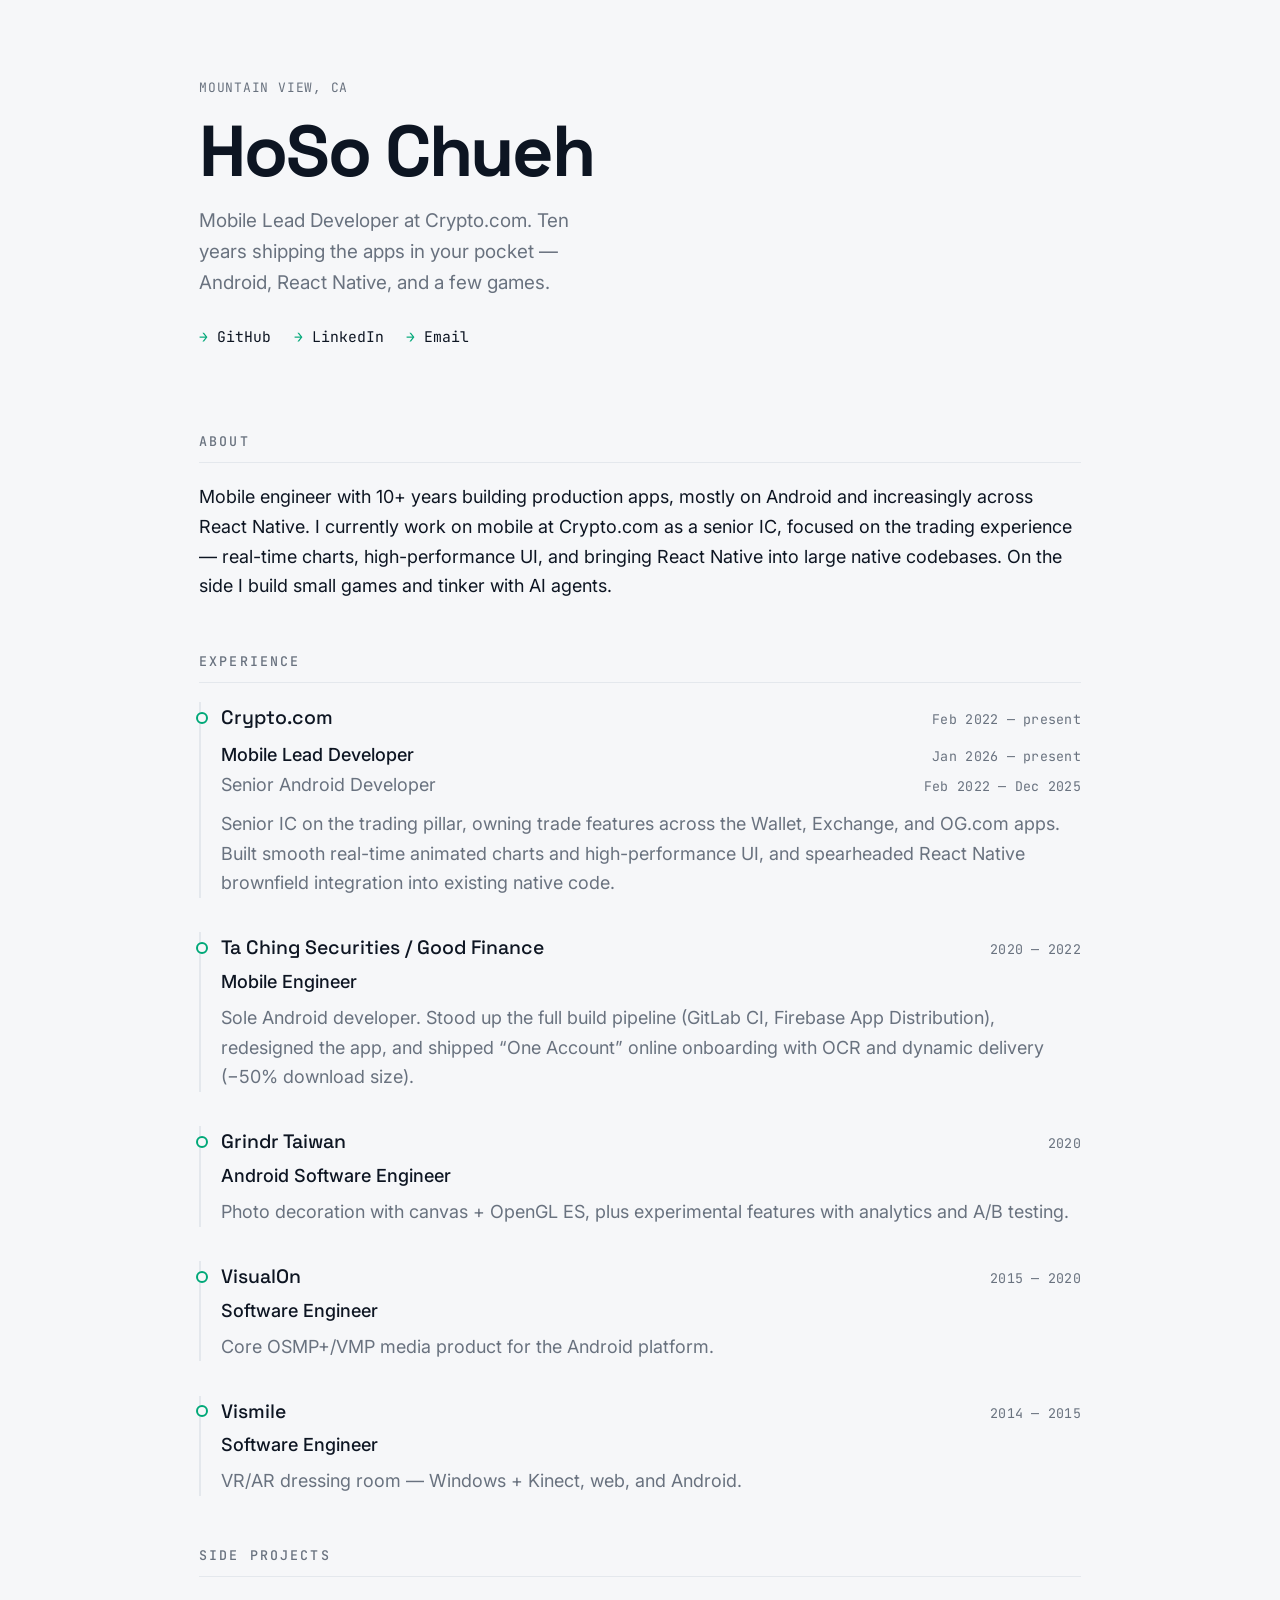
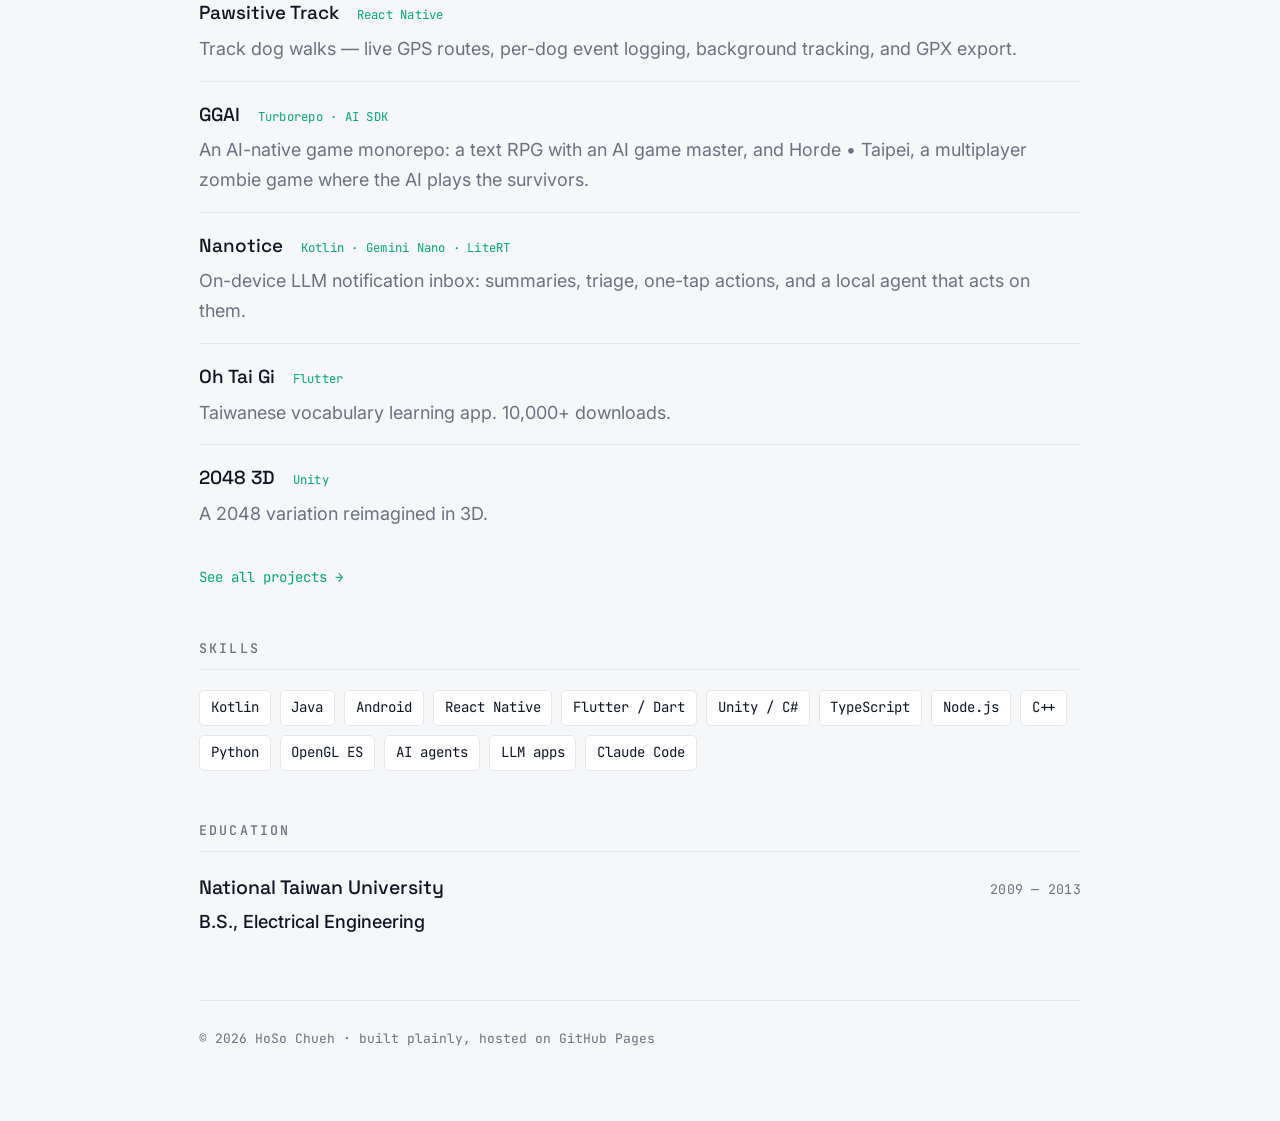
<file: index.html>
<!DOCTYPE html>
<html lang="en">
<head>
  <meta charset="UTF-8" />
  <meta name="viewport" content="width=device-width, initial-scale=1.0" />
  <title>HoSo Chueh — Mobile Lead Developer</title>
  <meta name="description" content="HoSo Chueh — Mobile Lead Developer at Crypto.com. 10+ years shipping Android, React Native, and cross-platform apps." />

  <link rel="preconnect" href="https://fonts.googleapis.com" />
  <link rel="preconnect" href="https://fonts.gstatic.com" crossorigin />
  <link href="https://fonts.googleapis.com/css2?family=Space+Grotesk:wght@400;500;700&family=JetBrains+Mono:wght@400;500&family=Inter:wght@400;500&display=swap" rel="stylesheet" />

  <link rel="stylesheet" href="/styles.css" />
  <link rel="icon" href="data:image/svg+xml,<svg xmlns='http://www.w3.org/2000/svg' viewBox='0 0 100 100'><polyline points='10,80 35,60 55,68 75,30 90,18' fill='none' stroke='%2300a878' stroke-width='10' stroke-linecap='round' stroke-linejoin='round'/></svg>" />
</head>
<body>
  <main>
    <header class="hero">
      <p class="eyebrow">Mountain View, CA</p>
      <h1>HoSo&nbsp;Chueh</h1>
      <p class="tagline">Mobile Lead Developer at Crypto.com. Ten years shipping
        the apps in your pocket — Android, React&nbsp;Native, and a few games.</p>
      <ul class="links">
        <li><a href="https://github.com/hschueh" rel="me">GitHub</a></li>
        <li><a href="https://www.linkedin.com/in/hoso-chueh-b6374258/" rel="me">LinkedIn</a></li>
        <li><a href="mailto:chueh044@gmail.com">Email</a></li>
      </ul>
    </header>

    <section>
      <h2>About</h2>
      <p>
        Mobile engineer with 10+ years building production apps, mostly on Android
        and increasingly across React&nbsp;Native. I currently work on mobile at
        Crypto.com as a senior IC, focused on the trading experience — real-time charts,
        high-performance UI, and bringing React&nbsp;Native into large native
        codebases. On the side I build small games and tinker with AI agents.
      </p>
    </section>

    <section>
      <h2>Experience</h2>
      <ol class="timeline">
        <li>
          <div class="org">Crypto.com<span class="when">Feb 2022 — present</span></div>
          <ul class="roles">
            <li><span class="role">Mobile Lead Developer</span><span class="when">Jan 2026 — present</span></li>
            <li><span class="role">Senior Android Developer</span><span class="when">Feb 2022 — Dec 2025</span></li>
          </ul>
          <p>Senior IC on the trading pillar, owning trade features across the
             Wallet, Exchange, and OG.com apps. Built smooth real-time animated charts and
             high-performance UI, and spearheaded React&nbsp;Native brownfield
             integration into existing native code.</p>
        </li>
        <li>
          <div class="org">Ta Ching Securities / Good Finance<span class="when">2020 — 2022</span></div>
          <p class="role">Mobile Engineer</p>
          <p>Sole Android developer. Stood up the full build pipeline (GitLab CI,
             Firebase App Distribution), redesigned the app, and shipped “One Account”
             online onboarding with OCR and dynamic delivery (−50% download size).</p>
        </li>
        <li>
          <div class="org">Grindr Taiwan<span class="when">2020</span></div>
          <p class="role">Android Software Engineer</p>
          <p>Photo decoration with canvas + OpenGL&nbsp;ES, plus experimental features
             with analytics and A/B testing.</p>
        </li>
        <li>
          <div class="org">VisualOn<span class="when">2015 — 2020</span></div>
          <p class="role">Software Engineer</p>
          <p>Core OSMP+/VMP media product for the Android platform.</p>
        </li>
        <li>
          <div class="org">Vismile<span class="when">2014 — 2015</span></div>
          <p class="role">Software Engineer</p>
          <p>VR/AR dressing room — Windows + Kinect, web, and Android.</p>
        </li>
      </ol>
    </section>

    <section>
      <h2>Side Projects</h2>
      <ul class="projects">
        <li>
          <a class="proj-name" href="/projects/pawsitive-track.html">Pawsitive Track</a>
          <span class="proj-tag">React Native</span>
          <p>Track dog walks — live GPS routes, per-dog event logging, background
             tracking, and GPX export.</p>
        </li>
        <li>
          <a class="proj-name" href="/projects/ggai.html">GGAI</a>
          <span class="proj-tag">Turborepo · AI SDK</span>
          <p>An AI-native game monorepo: a text RPG with an AI game master, and
             Horde • Taipei, a multiplayer zombie game where the AI plays the survivors.</p>
        </li>
        <li>
          <a class="proj-name" href="/projects/nanotice.html">Nanotice</a>
          <span class="proj-tag">Kotlin · Gemini Nano · LiteRT</span>
          <p>On-device LLM notification inbox: summaries, triage, one-tap actions,
             and a local agent that acts on them.</p>
        </li>
        <li>
          <a class="proj-name" href="https://play.google.com/store/apps/details?id=com.gonnaggstudio.oh_tai_gi">Oh Tai Gi</a>
          <span class="proj-tag">Flutter</span>
          <p>Taiwanese vocabulary learning app. 10,000+ downloads.</p>
        </li>
        <li>
          <a class="proj-name" href="https://play.google.com/store/apps/details?id=com.gonnaggstudio.threed2048">2048 3D</a>
          <span class="proj-tag">Unity</span>
          <p>A 2048 variation reimagined in 3D.</p>
        </li>
      </ul>
      <p class="more"><a href="/projects/">See all projects →</a></p>
    </section>

    <section>
      <h2>Skills</h2>
      <ul class="skills">
        <li>Kotlin</li><li>Java</li><li>Android</li>
        <li>React Native</li><li>Flutter / Dart</li><li>Unity / C#</li>
        <li>TypeScript</li><li>Node.js</li><li>C++</li><li>Python</li><li>OpenGL ES</li>
        <li>AI agents</li><li>LLM apps</li><li>Claude Code</li>
      </ul>
    </section>

    <section>
      <h2>Education</h2>
      <div class="org">National Taiwan University<span class="when">2009 — 2013</span></div>
      <p class="role">B.S., Electrical Engineering</p>
    </section>

    <footer>
      <p>© <span id="year"></span> HoSo Chueh · built plainly, hosted on GitHub Pages</p>
    </footer>
  </main>

  <script src="/main.js"></script>
</body>
</html>
</file>
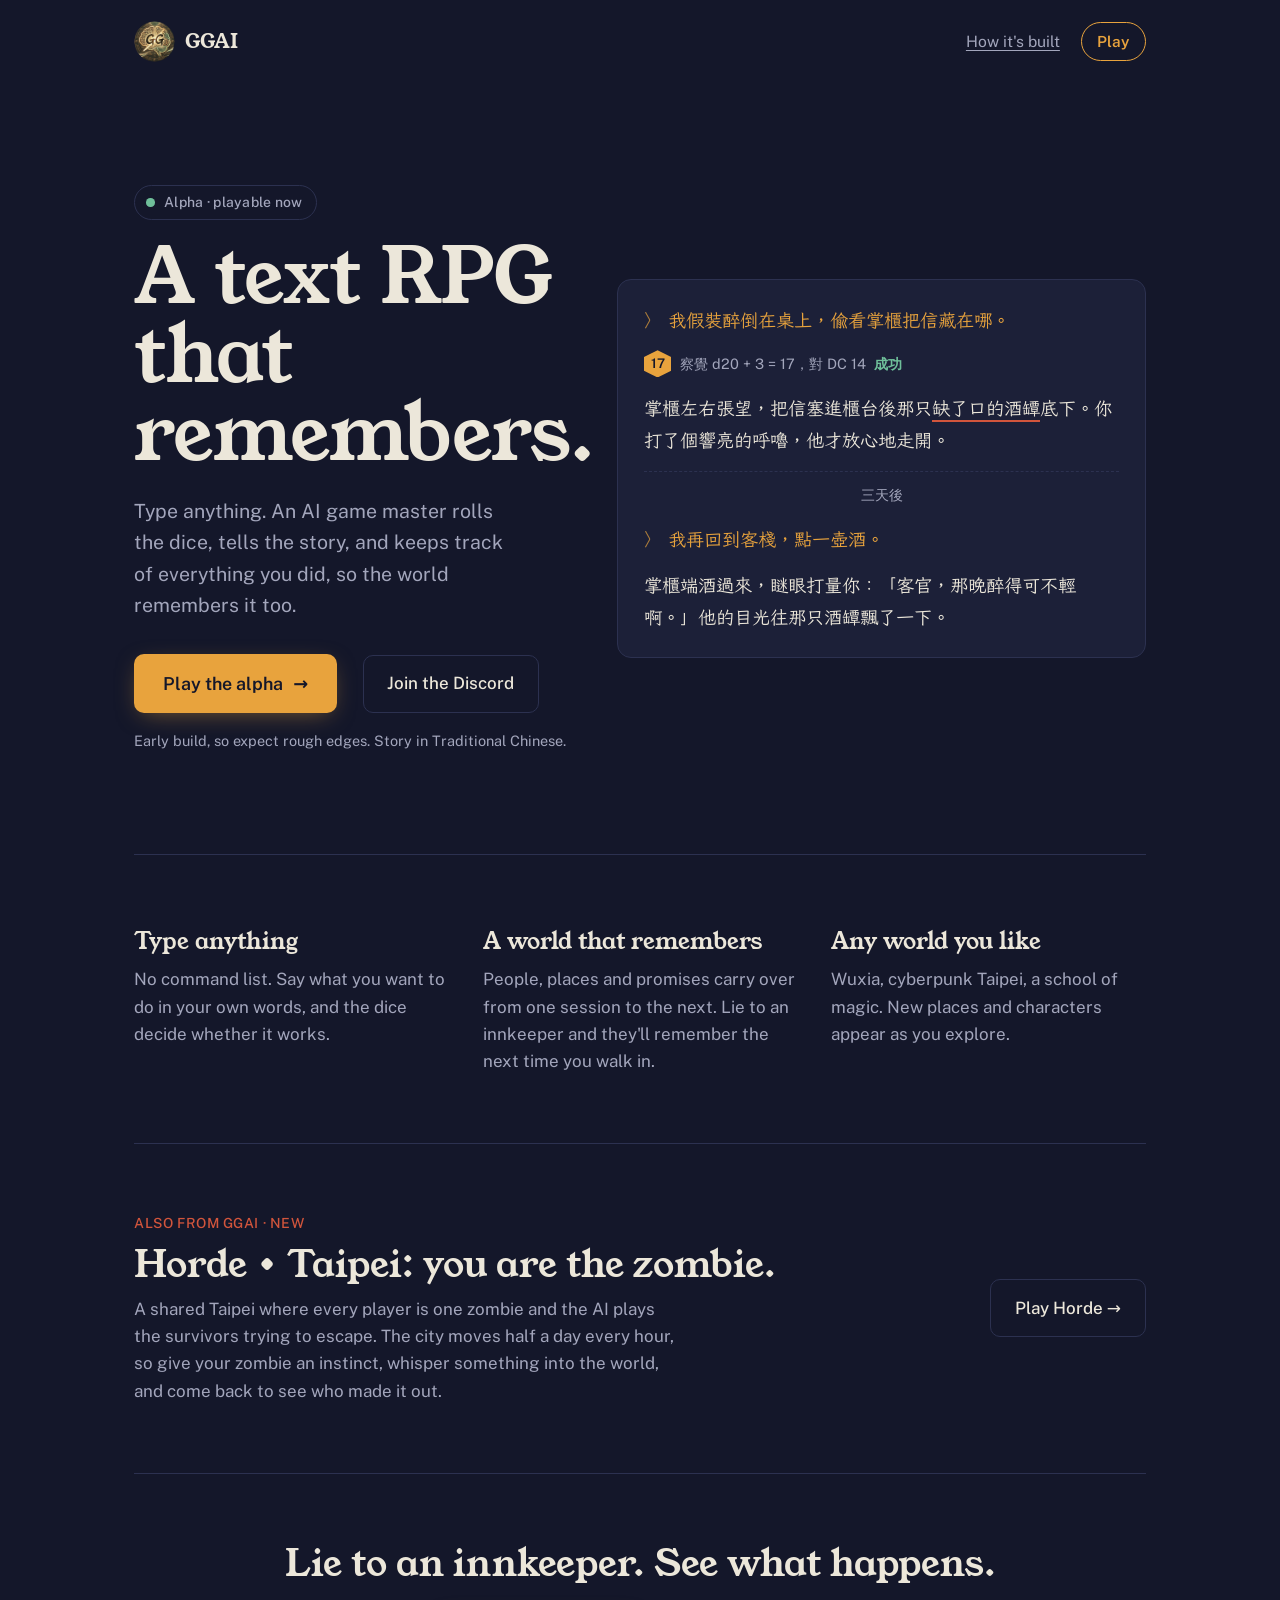
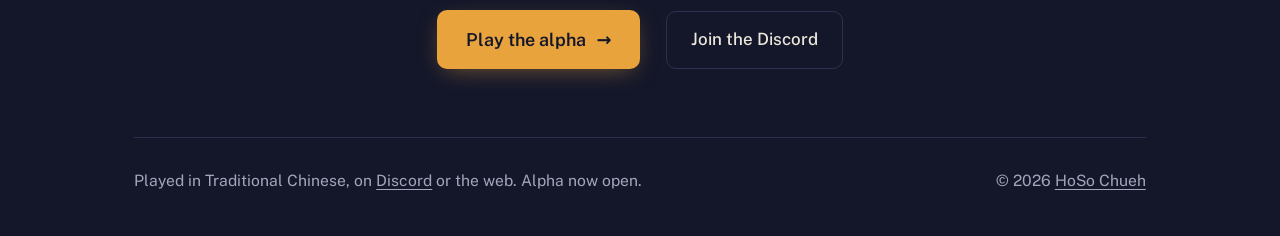
<file: ggai/index.html>
<!DOCTYPE html>
<html lang="en">
<head>
  <meta charset="UTF-8" />
  <meta name="viewport" content="width=device-width, initial-scale=1.0" />
  <title>GGAI — a text RPG that remembers</title>
  <meta name="description" content="GGAI is a text RPG with an AI game master. Type anything, roll the dice, and play in a world that remembers what you did." />

  <link rel="preconnect" href="https://fonts.googleapis.com" />
  <link rel="preconnect" href="https://fonts.gstatic.com" crossorigin />
  <link href="https://fonts.googleapis.com/css2?family=Young+Serif&family=Public+Sans:wght@400;500;600&family=LXGW+WenKai+TC:wght@400;700&display=swap" rel="stylesheet" />
  <link rel="icon" type="image/png" href="/ggai/favicon.png" />

  <style>
    :root {
      --night:   #14172A;
      --panel:   #1C2038;
      --line:    #2C3150;
      --ink:     #ECE7DA;
      --soft:    #A3A6BC;
      --lantern: #E8A33D;
      --seal:    #D2553C;
      --jade:    #6FBF9A;

      --display: "Young Serif", Georgia, serif;
      --body:    "Public Sans", ui-sans-serif, system-ui, sans-serif;
      --story:   "LXGW WenKai TC", "Kaiti TC", "STKaiti", serif;
    }

    * { box-sizing: border-box; }
    html { font-size: 17px; color-scheme: dark; }
    body {
      margin: 0;
      background: var(--night);
      color: var(--ink);
      font-family: var(--body);
      line-height: 1.6;
      -webkit-font-smoothing: antialiased;
    }
    a { color: inherit; text-underline-offset: 3px; }
    :focus-visible { outline: 2px solid var(--lantern); outline-offset: 3px; border-radius: 4px; }

    .wrap { max-width: 62rem; margin: 0 auto; padding-inline: 1.25rem; }

    .bar {
      display: flex; align-items: center; justify-content: space-between;
      gap: 1rem; padding-block: 1.25rem;
    }
    .brand {
      display: flex; align-items: center; gap: 0.6rem;
      font-family: var(--display); font-size: 1.15rem; text-decoration: none;
    }
    .brand img { width: 2.4rem; height: 2.4rem; flex: none; border-radius: 50%; }
    .bar a.small { font-size: 0.92rem; color: var(--soft); }

    .hero {
      display: grid;
      grid-template-columns: minmax(0, 0.9fr) minmax(0, 1.1fr);
      align-items: center;
      gap: 3rem;
      padding-block: clamp(2.5rem, 8vw, 6rem);
    }
    h1, h2 { margin: 0; font-weight: 400; }
    h1 {
      font-family: var(--display);
      font-size: clamp(2.8rem, 7vw, 4.6rem);
      line-height: 1;
      letter-spacing: -0.01em;
      margin-bottom: 1.3rem;
    }
    .lede { font-size: 1.15rem; color: var(--soft); max-width: 32ch; margin: 0; }

    /* ---------- Play log ---------- */
    /* ---------- CTA ---------- */
    .eyebrow {
      display: inline-flex; align-items: center; gap: 0.55rem;
      margin: 0 0 1.1rem; padding: 0.3rem 0.8rem 0.3rem 0.65rem;
      border: 1px solid var(--line); border-radius: 999px;
      font-size: 0.82rem; font-weight: 500; letter-spacing: 0.02em; color: var(--soft);
    }
    .eyebrow::before {
      content: ""; width: 0.5rem; height: 0.5rem; border-radius: 50%;
      background: var(--jade); box-shadow: 0 0 0 0 rgba(111,191,154,0.5);
    }
    @media (prefers-reduced-motion: no-preference) {
      .eyebrow::before { animation: pulse 2.4s ease-out infinite; }
    }
    @keyframes pulse {
      70%  { box-shadow: 0 0 0 0.5rem rgba(111,191,154,0); }
      100% { box-shadow: 0 0 0 0 rgba(111,191,154,0); }
    }

    .actions { display: flex; align-items: center; flex-wrap: wrap; gap: 0.75rem 1.5rem; margin-top: 2rem; }
    .cta {
      display: inline-flex; align-items: center; gap: 0.6rem;
      padding: 0.9rem 1.7rem; border-radius: 10px;
      background: var(--lantern); color: var(--night);
      font-weight: 600; font-size: 1.05rem; text-decoration: none;
      box-shadow: 0 6px 24px -8px rgba(232,163,61,0.55);
      transition: transform 0.15s, background 0.15s, box-shadow 0.15s;
    }
    .cta span { transition: transform 0.15s; }
    .cta:hover { background: #F0B457; transform: translateY(-2px); box-shadow: 0 10px 28px -8px rgba(232,163,61,0.7); }
    .cta:hover span { transform: translateX(3px); }
    .cta:active { transform: none; }
    .ghost {
      display: inline-flex; align-items: center; justify-content: center;
      padding: 0.85rem 1.4rem; border-radius: 10px;
      border: 1px solid var(--line); color: var(--ink);
      font-weight: 500; font-size: 1rem; text-decoration: none;
      transition: border-color 0.15s, background 0.15s;
    }
    .ghost:hover { border-color: var(--soft); background: var(--panel); }
    .fine { margin: 0.9rem 0 0; font-size: 0.85rem; color: var(--soft); }

    .closer {
      text-align: center;
      padding: clamp(2.5rem, 6vw, 4rem) 1.25rem;
      border-top: 1px solid var(--line);
    }
    .closer h2 { font-family: var(--display); font-size: clamp(1.6rem, 4vw, 2.2rem); line-height: 1.15; }
    .closer .actions { justify-content: center; margin-top: 1.5rem; }

    .bar .nav-play {
      font-size: 0.9rem; font-weight: 600; text-decoration: none;
      color: var(--lantern); border: 1px solid var(--lantern);
      padding: 0.35rem 0.9rem; border-radius: 999px;
    }
    .bar .nav-play:hover { background: var(--lantern); color: var(--night); }
    .bar nav { display: flex; align-items: center; gap: 1.25rem; }

    .log {
      background: var(--panel);
      border: 1px solid var(--line);
      border-radius: 14px;
      padding: 1.4rem 1.5rem;
      font-family: var(--story);
      font-size: 1.08rem;
      line-height: 1.75;
      margin: 0;
    }
    .log p { margin: 0; }
    .log p + p { margin-top: 0.85rem; }
    .log .you { color: var(--lantern); }
    .log .you::before { content: "〉"; margin-right: 0.35rem; opacity: 0.7; }
    .log .roll {
      font-family: var(--body);
      font-size: 0.85rem;
      color: var(--soft);
      display: flex; align-items: center; gap: 0.5rem;
    }
    .log .roll b { color: var(--jade); font-weight: 600; }
    .log .die {
      width: 1.6rem; height: 1.6rem; flex: none;
      display: inline-grid; place-items: center;
      font-weight: 600; font-size: 0.78rem; color: var(--night);
      background: var(--lantern);
      clip-path: polygon(50% 0, 100% 25%, 100% 75%, 50% 100%, 0 75%, 0 25%);
    }
    .log .later {
      font-family: var(--body);
      font-size: 0.8rem;
      color: var(--soft);
      text-align: center;
      border-top: 1px dashed var(--line);
      padding-top: 0.75rem;
    }
    .log mark { background: none; color: var(--ink); border-bottom: 2px solid var(--seal); }

    @media (prefers-reduced-motion: no-preference) {
      .log p { opacity: 0; animation: appear 0.6s ease-out forwards; }
      .log p:nth-child(1) { animation-delay: 0.3s; }
      .log p:nth-child(2) { animation-delay: 1.1s; }
      .log p:nth-child(3) { animation-delay: 1.8s; }
      .log p:nth-child(4) { animation-delay: 3.2s; }
      .log p:nth-child(5) { animation-delay: 3.9s; }
      .log p:nth-child(6) { animation-delay: 4.7s; }
    }
    @keyframes appear {
      from { opacity: 0; transform: translateY(6px); }
      to   { opacity: 1; transform: none; }
    }

    /* ---------- Features ---------- */
    .features {
      list-style: none; margin: 0; padding: clamp(2.5rem, 6vw, 4rem) 0;
      border-top: 1px solid var(--line);
      display: grid; grid-template-columns: repeat(3, minmax(0, 1fr));
      gap: 2rem;
    }
    .features h2 { font-family: var(--display); font-size: 1.35rem; margin-bottom: 0.4rem; }
    .features p { margin: 0; color: var(--soft); }

    /* ---------- Second game ---------- */
    .sibling {
      border-top: 1px solid var(--line);
      padding-block: clamp(2.5rem, 6vw, 4rem);
      display: grid; grid-template-columns: minmax(0, 1fr) auto;
      align-items: center; gap: 1.5rem 3rem;
    }
    .sibling .tag { margin: 0 0 0.5rem; font-size: 0.82rem; font-weight: 500; letter-spacing: 0.04em; text-transform: uppercase; color: var(--seal); }
    .sibling h2 { font-family: var(--display); font-size: clamp(1.6rem, 4vw, 2.2rem); line-height: 1.15; margin-bottom: 0.6rem; }
    .sibling p { margin: 0; color: var(--soft); max-width: 54ch; }
    .sibling .ghost { white-space: nowrap; }

    footer {
      border-top: 1px solid var(--line);
      padding-block: 1.75rem 2.5rem;
      display: flex; justify-content: space-between; flex-wrap: wrap; gap: 0.75rem;
      color: var(--soft); font-size: 0.92rem;
    }

    @media (max-width: 760px) {
      .cta { width: 100%; justify-content: center; }
      .ghost { width: 100%; }
      .hero { grid-template-columns: 1fr; gap: 2.25rem; }
      .features { grid-template-columns: 1fr; gap: 1.75rem; }
      .sibling { grid-template-columns: 1fr; }
    }
  </style>
</head>
<body>
  <header class="wrap bar">
    <a class="brand" href="/ggai/">
      <img src="/ggai/icon.png" alt="" width="40" height="40" />
      GGAI
    </a>
    <nav>
      <a class="small" href="/projects/ggai.html">How it's built</a>
      <a class="nav-play" href="https://alpha.itshoso.com/">Play</a>
    </nav>
  </header>

  <main class="wrap">
    <section class="hero">
      <div>
        <p class="eyebrow">Alpha · playable now</p>
        <h1>A text RPG that remembers.</h1>
        <p class="lede">Type anything. An AI game master rolls the dice, tells
          the story, and keeps track of everything you did, so the world
          remembers it too.</p>
        <div class="actions">
          <a class="cta" href="https://alpha.itshoso.com/">Play the alpha <span aria-hidden="true">→</span></a>
          <a class="ghost" href="https://discord.gg/SNNbTzK6Ga">Join the Discord</a>
        </div>
        <p class="fine">Early build, so expect rough edges. Story in Traditional Chinese.</p>
      </div>

      <div class="log" lang="zh-Hant" role="img" aria-label="An example of play: the player pretends to be drunk to see where the innkeeper hides a letter, rolls a success, and three days later the innkeeper recognises them.">
        <p class="you">我假裝醉倒在桌上，偷看掌櫃把信藏在哪。</p>
        <p class="roll"><span class="die">17</span> 察覺 d20 + 3 = 17，對 DC 14 <b>成功</b></p>
        <p>掌櫃左右張望，把信塞進櫃台後那只<mark>缺了口的酒罈</mark>底下。你打了個響亮的呼嚕，他才放心地走開。</p>
        <p class="later">三天後</p>
        <p class="you">我再回到客棧，點一壺酒。</p>
        <p>掌櫃端酒過來，瞇眼打量你：「客官，那晚醉得可不輕啊。」他的目光往那只酒罈飄了一下。</p>
      </div>
    </section>

    <ul class="features">
      <li>
        <h2>Type anything</h2>
        <p>No command list. Say what you want to do in your own words, and the
          dice decide whether it works.</p>
      </li>
      <li>
        <h2>A world that remembers</h2>
        <p>People, places and promises carry over from one session to the
          next. Lie to an innkeeper and they'll remember the next time you
          walk in.</p>
      </li>
      <li>
        <h2>Any world you like</h2>
        <p>Wuxia, cyberpunk Taipei, a school of magic. New places and
          characters appear as you explore.</p>
      </li>
    </ul>

    <section class="sibling">
      <div>
        <p class="tag">Also from GGAI · new</p>
        <h2>Horde • Taipei: you are the zombie.</h2>
        <p>A shared Taipei where every player is one zombie and the AI plays the
          survivors trying to escape. The city moves half a day every hour,
          so give your zombie an instinct, whisper something into the world,
          and come back to see who made it out.</p>
      </div>
      <a class="ghost" href="https://horde.itshoso.com/">Play Horde →</a>
    </section>

    <section class="closer">
      <h2>Lie to an innkeeper. See what happens.</h2>
      <div class="actions">
        <a class="cta" href="https://alpha.itshoso.com/">Play the alpha <span aria-hidden="true">→</span></a>
        <a class="ghost" href="https://discord.gg/SNNbTzK6Ga">Join the Discord</a>
      </div>
    </section>

    <footer>
      <span>Played in Traditional Chinese, on <a href="https://discord.gg/SNNbTzK6Ga">Discord</a> or the web. Alpha now open.</span>
      <span>© <span id="year"></span> <a href="/">HoSo Chueh</a></span>
    </footer>
  </main>

  <script src="/main.js"></script>
</body>
</html>
</file>
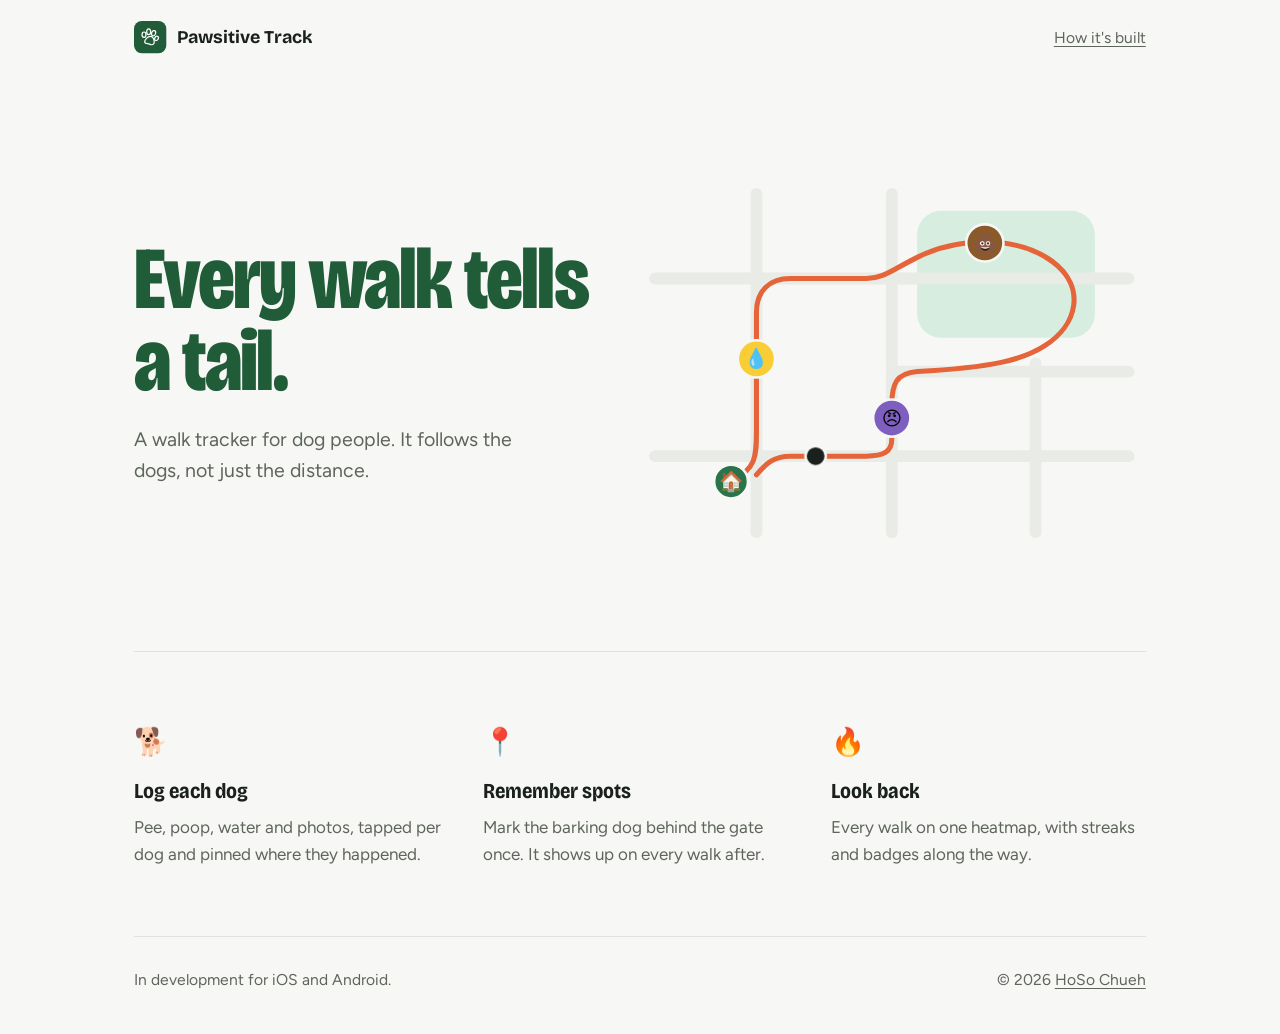
<file: pawsitive-track/index.html>
<!DOCTYPE html>
<html lang="en">
<head>
  <meta charset="UTF-8" />
  <meta name="viewport" content="width=device-width, initial-scale=1.0" />
  <title>Pawsitive Track — every walk tells a tail</title>
  <meta name="description" content="A walk tracker for dog people. Log what each dog did, remember the spots that matter, and look back on every walk." />

  <link rel="preconnect" href="https://fonts.googleapis.com" />
  <link rel="preconnect" href="https://fonts.gstatic.com" crossorigin />
  <link href="https://fonts.googleapis.com/css2?family=Bricolage+Grotesque:opsz,wdth,wght@12..96,75..100,400..800&family=Figtree:wght@400;500;600&display=swap" rel="stylesheet" />
  <link rel="icon" href="data:image/svg+xml,<svg xmlns='http://www.w3.org/2000/svg' viewBox='0 0 100 100'><rect width='100' height='100' rx='22' fill='%23205C38'/><g fill='%23fff'><ellipse cx='27' cy='40' rx='8' ry='11'/><ellipse cx='44' cy='29' rx='8' ry='12'/><ellipse cx='63' cy='35' rx='8' ry='11' transform='rotate(20 63 35)'/><ellipse cx='75' cy='55' rx='7' ry='9' transform='rotate(35 75 55)'/><path d='M30 70c0-12 12-22 22-22 9 0 12 8 14 16 2 9 0 18-9 18-7 0-10-5-16-5s-11-1-11-7z'/></g></svg>" />

  <style>
    :root {
      --forest: #205C38;
      --title:  #205C38;
      --paper:  #F7F8F6;
      --line:   #E0E3DD;
      --ink:    #1A201C;
      --soft:   #5E655B;
      --street: #E9ECE6;
      --park:   #D6EDDF;
      --route:  #E5643A;

      --display: "Bricolage Grotesque", ui-sans-serif, system-ui, sans-serif;
      --body:    "Figtree", ui-sans-serif, system-ui, sans-serif;
    }
    @media (prefers-color-scheme: dark) {
      :root {
        --title:  #80C39D;
        --paper:  #101211;
        --line:   #2E342F;
        --ink:    #ECEFEA;
        --soft:   #B3B9B0;
        --street: #1F2420;
        --park:   #1E3A29;
        --route:  #F2825A;
      }
    }

    * { box-sizing: border-box; }
    html { font-size: 17px; }
    body {
      margin: 0;
      background: var(--paper);
      color: var(--ink);
      font-family: var(--body);
      line-height: 1.6;
      -webkit-font-smoothing: antialiased;
    }
    a { color: inherit; text-underline-offset: 3px; }
    :focus-visible { outline: 2px solid var(--route); outline-offset: 3px; border-radius: 4px; }

    .wrap { max-width: 62rem; margin: 0 auto; padding-inline: 1.25rem; }

    .bar {
      display: flex; align-items: center; justify-content: space-between;
      gap: 1rem; padding-block: 1.25rem;
    }
    .brand {
      display: flex; align-items: center; gap: 0.6rem;
      font-family: var(--display); font-weight: 700; font-size: 1.05rem;
      text-decoration: none;
    }
    .brand svg { width: 1.9rem; height: 1.9rem; flex: none; }
    .bar a.small { font-size: 0.92rem; color: var(--soft); }

    .hero {
      display: grid;
      grid-template-columns: minmax(0, 1fr) minmax(0, 1.1fr);
      align-items: center;
      gap: 2.5rem;
      padding-block: clamp(2.5rem, 8vw, 6rem);
    }
    h1, h2 { font-family: var(--display); margin: 0; }
    h1 {
      font-size: clamp(3rem, 8vw, 5.2rem);
      font-weight: 800;
      font-stretch: 78%;
      line-height: 0.92;
      letter-spacing: -0.02em;
      color: var(--title);
      margin-bottom: 1.3rem;
    }
    .lede { font-size: 1.15rem; color: var(--soft); max-width: 30ch; margin: 0; }

    .walk { width: 100%; height: auto; display: block; }
    .walk .streets path { stroke: var(--street); stroke-width: 14; fill: none; stroke-linecap: round; }
    .walk .park { fill: var(--park); }
    .walk .route {
      fill: none; stroke: var(--route); stroke-width: 6;
      stroke-linecap: round; stroke-linejoin: round;
      stroke-dasharray: 1; stroke-dashoffset: 0;
    }
    .pin circle { stroke: var(--paper); stroke-width: 3; }
    .pin text { font-size: 23px; text-anchor: middle; dominant-baseline: central; }
    .pin.start circle { fill: #2A744B; }
    .pin.pee circle   { fill: #F9CD35; }
    .pin.poop circle  { fill: #8B5A2B; }
    .pin.spot circle  { fill: #7E5FC0; }
    .pin.end circle   { fill: var(--ink); }

    @media (prefers-reduced-motion: no-preference) {
      .walk .route { stroke-dashoffset: 1; animation: draw 3s cubic-bezier(.45,.05,.35,1) 0.3s forwards; }
      .pin { opacity: 0; transform-box: fill-box; transform-origin: 50% 100%; animation: drop 0.45s cubic-bezier(.3,1.6,.5,1) forwards; }
      .pin.start { animation-delay: 0.15s; }
      .pin.d1 { animation-delay: 1s; }
      .pin.d2 { animation-delay: 1.7s; }
      .pin.d3 { animation-delay: 2.5s; }
      .pin.end { animation-delay: 3.2s; }
    }
    @keyframes draw { to { stroke-dashoffset: 0; } }
    @keyframes drop {
      from { opacity: 0; transform: translateY(-14px) scale(0.6); }
      to   { opacity: 1; transform: none; }
    }

    .features {
      list-style: none; margin: 0; padding: clamp(2.5rem, 6vw, 4rem) 0;
      border-top: 1px solid var(--line);
      display: grid; grid-template-columns: repeat(3, minmax(0, 1fr));
      gap: 2rem;
    }
    .features .icon { font-size: 1.6rem; display: block; margin-bottom: 0.6rem; }
    .features h2 { font-size: 1.25rem; font-weight: 700; font-stretch: 85%; margin-bottom: 0.35rem; }
    .features p { margin: 0; color: var(--soft); }

    footer {
      border-top: 1px solid var(--line);
      padding-block: 1.75rem 2.5rem;
      display: flex; justify-content: space-between; flex-wrap: wrap; gap: 0.75rem;
      color: var(--soft); font-size: 0.92rem;
    }

    @media (max-width: 760px) {
      .hero { grid-template-columns: 1fr; }
      .features { grid-template-columns: 1fr; gap: 1.75rem; }
    }
  </style>
</head>
<body>
  <header class="wrap bar">
    <a class="brand" href="/pawsitive-track/">
      <svg viewBox="0 0 100 100" aria-hidden="true"><rect width="100" height="100" rx="24" fill="#205C38"/><g fill="none" stroke="#fff" stroke-width="5" transform="translate(12 12) scale(0.76)"><ellipse cx="25" cy="40" rx="8" ry="11"/><ellipse cx="44" cy="28" rx="8" ry="12"/><ellipse cx="64" cy="34" rx="8" ry="11" transform="rotate(20 64 34)"/><ellipse cx="76" cy="55" rx="7" ry="9" transform="rotate(35 76 55)"/><path d="M28 70c0-12 13-23 23-23 9 0 13 8 15 17 2 9-1 17-10 17-7 0-10-5-16-5s-12 0-12-6z"/></g></svg>
      Pawsitive Track
    </a>
    <a class="small" href="/projects/pawsitive-track.html">How it's built</a>
  </header>

  <main class="wrap">
    <section class="hero">
      <div>
        <h1>Every walk tells a tail.</h1>
        <p class="lede">A walk tracker for dog people. It follows the dogs,
          not just the distance.</p>
      </div>

      <svg class="walk" viewBox="0 0 600 440" role="img" aria-label="A walk drawn on a map, with a pee stop, a poop stop and a spot marked as an unfriendly dog along the route.">
        <rect class="park" x="330" y="40" width="210" height="150" rx="28"/>
        <g class="streets">
          <path d="M20 330 H580"/>
          <path d="M20 120 H580"/>
          <path d="M140 20 V420"/>
          <path d="M300 20 V420"/>
          <path d="M470 220 V420"/>
          <path d="M300 230 H580"/>
        </g>
        <path class="route" pathLength="1"
          d="M110 360 C140 345 140 330 140 300 V160 C140 135 155 120 180 120 H270 C290 120 300 110 330 95 C380 70 450 70 490 100 C530 130 520 175 480 200 C455 216 420 225 330 230 C305 232 300 245 300 270 V310 C300 325 290 330 270 330 H180 C160 330 150 340 140 352"/>
        <g class="pin start"><circle cx="110" cy="360" r="20"/><text x="110" y="360">🏠</text></g>
        <g class="pin pee d1"><circle cx="140" cy="215" r="22"/><text x="140" y="215">💧</text></g>
        <g class="pin poop d2"><circle cx="410" cy="78" r="22"/><text x="410" y="78">💩</text></g>
        <g class="pin spot d3"><circle cx="300" cy="285" r="22"/><text x="300" y="285">😠</text></g>
        <g class="pin end"><circle cx="210" cy="330" r="12"/></g>
      </svg>
    </section>

    <ul class="features">
      <li>
        <span class="icon" aria-hidden="true">🐕</span>
        <h2>Log each dog</h2>
        <p>Pee, poop, water and photos, tapped per dog and pinned where they happened.</p>
      </li>
      <li>
        <span class="icon" aria-hidden="true">📍</span>
        <h2>Remember spots</h2>
        <p>Mark the barking dog behind the gate once. It shows up on every walk after.</p>
      </li>
      <li>
        <span class="icon" aria-hidden="true">🔥</span>
        <h2>Look back</h2>
        <p>Every walk on one heatmap, with streaks and badges along the way.</p>
      </li>
    </ul>

    <footer>
      <span>In development for iOS and Android.</span>
      <span>© <span id="year"></span> <a href="/">HoSo Chueh</a></span>
    </footer>
  </main>

  <script src="/main.js"></script>
</body>
</html>
</file>
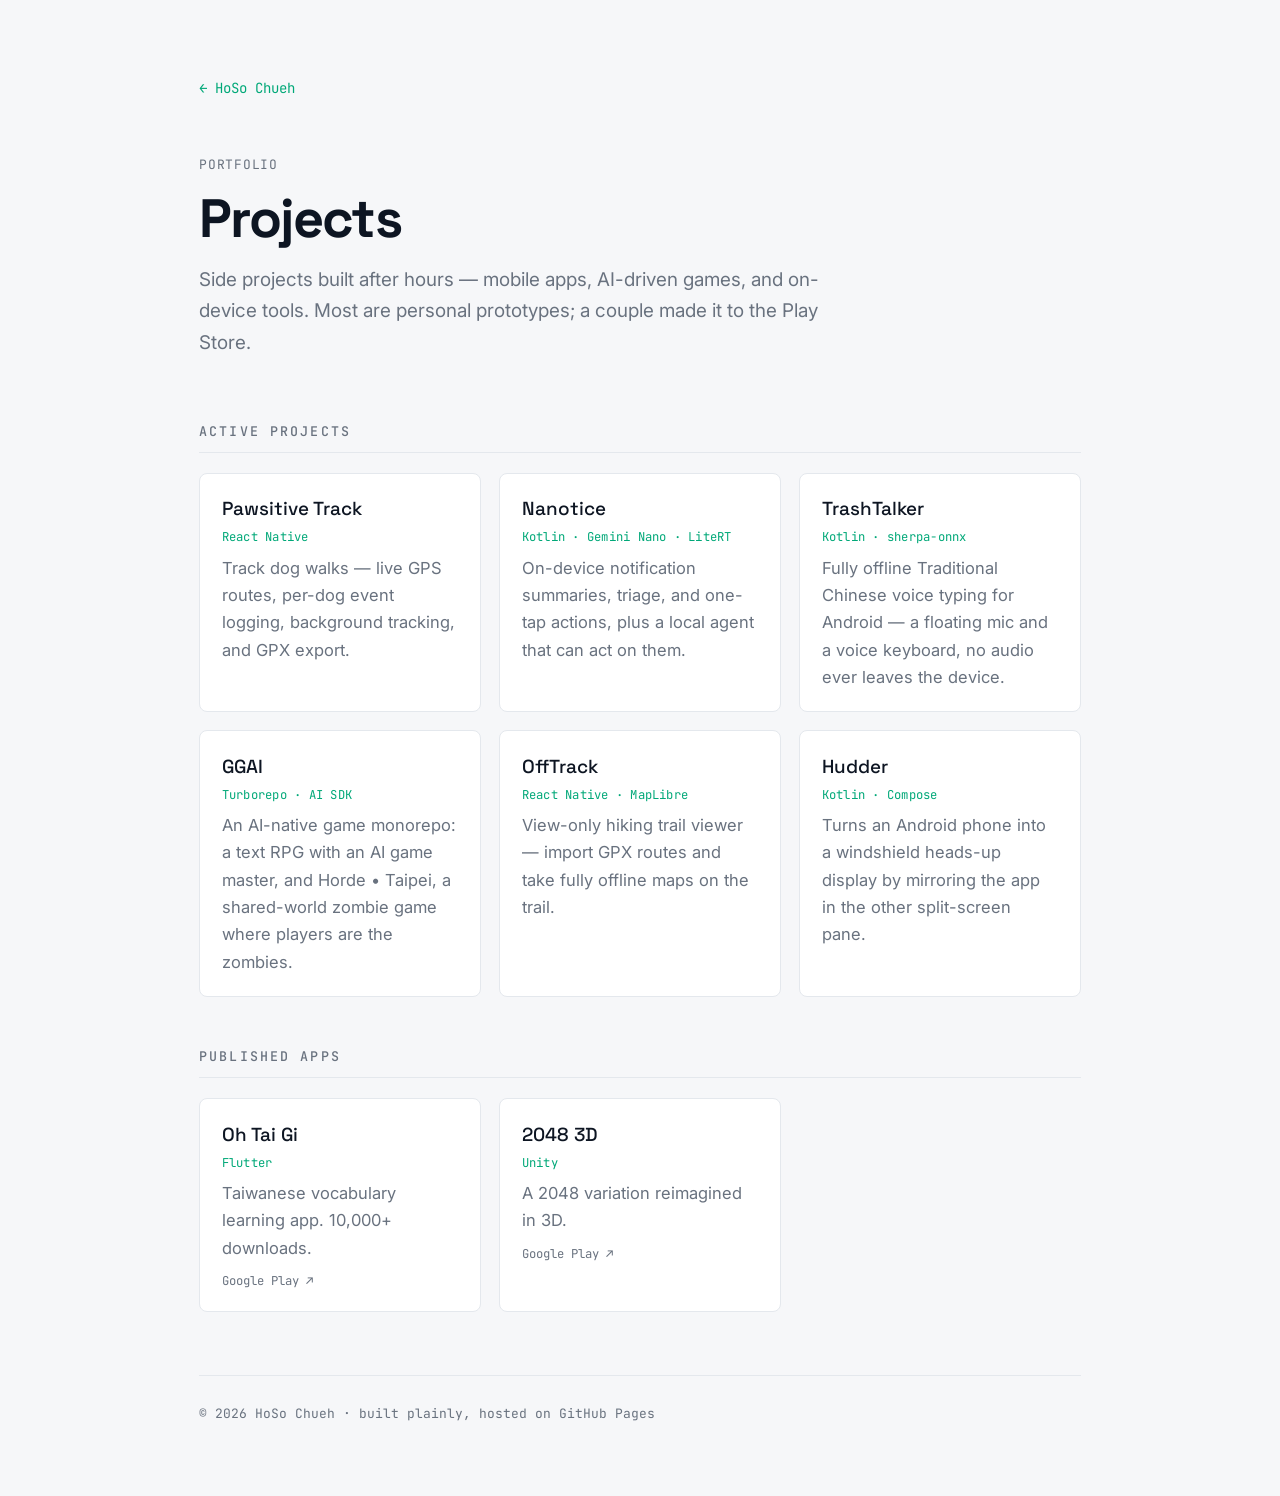
<file: projects/index.html>
<!DOCTYPE html>
<html lang="en">
<head>
  <meta charset="UTF-8" />
  <meta name="viewport" content="width=device-width, initial-scale=1.0" />
  <title>Projects — HoSo Chueh</title>
  <meta name="description" content="Side projects by HoSo Chueh — mobile apps, AI-driven games, and on-device tools." />

  <link rel="preconnect" href="https://fonts.googleapis.com" />
  <link rel="preconnect" href="https://fonts.gstatic.com" crossorigin />
  <link href="https://fonts.googleapis.com/css2?family=Space+Grotesk:wght@400;500;700&family=JetBrains+Mono:wght@400;500&family=Inter:wght@400;500&display=swap" rel="stylesheet" />

  <link rel="stylesheet" href="/styles.css" />
  <link rel="icon" href="data:image/svg+xml,<svg xmlns='http://www.w3.org/2000/svg' viewBox='0 0 100 100'><polyline points='10,80 35,60 55,68 75,30 90,18' fill='none' stroke='%2300a878' stroke-width='10' stroke-linecap='round' stroke-linejoin='round'/></svg>" />
</head>
<body>
  <main>
    <nav class="crumbs">
      <a href="/">← HoSo Chueh</a>
    </nav>

    <header class="hero proj-hero">
      <p class="eyebrow">Portfolio</p>
      <h1>Projects</h1>
      <p class="tagline">Side projects built after hours — mobile apps, AI-driven
        games, and on-device tools. Most are personal prototypes; a couple made
        it to the Play Store.</p>
    </header>

    <section>
      <h2>Active Projects</h2>
      <ul class="card-grid">
        <li>
          <a class="card" href="/projects/pawsitive-track.html">
            <span class="proj-name">Pawsitive Track</span>
            <span class="proj-tag">React Native</span>
            <p>Track dog walks — live GPS routes, per-dog event logging,
               background tracking, and GPX export.</p>
          </a>
        </li>
        <li>
          <a class="card" href="/projects/nanotice.html">
            <span class="proj-name">Nanotice</span>
            <span class="proj-tag">Kotlin · Gemini Nano · LiteRT</span>
            <p>On-device notification summaries, triage, and one-tap actions,
               plus a local agent that can act on them.</p>
          </a>
        </li>
        <li>
          <a class="card" href="/projects/trashtalker.html">
            <span class="proj-name">TrashTalker</span>
            <span class="proj-tag">Kotlin · sherpa-onnx</span>
            <p>Fully offline Traditional Chinese voice typing for Android —
               a floating mic and a voice keyboard, no audio ever leaves the device.</p>
          </a>
        </li>
        <li>
          <a class="card" href="/projects/ggai.html">
            <span class="proj-name">GGAI</span>
            <span class="proj-tag">Turborepo · AI SDK</span>
            <p>An AI-native game monorepo: a text RPG with an AI game master,
               and Horde • Taipei, a shared-world zombie game where players
               are the zombies.</p>
          </a>
        </li>
        <li>
          <a class="card" href="/projects/offtrack.html">
            <span class="proj-name">OffTrack</span>
            <span class="proj-tag">React Native · MapLibre</span>
            <p>View-only hiking trail viewer — import GPX routes and take
               fully offline maps on the trail.</p>
          </a>
        </li>
        <li>
          <a class="card" href="/projects/hudder.html">
            <span class="proj-name">Hudder</span>
            <span class="proj-tag">Kotlin · Compose</span>
            <p>Turns an Android phone into a windshield heads-up display by
               mirroring the app in the other split-screen pane.</p>
          </a>
        </li>
      </ul>
    </section>

    <section>
      <h2>Published Apps</h2>
      <ul class="card-grid">
        <li>
          <a class="card" href="https://play.google.com/store/apps/details?id=com.gonnaggstudio.oh_tai_gi">
            <span class="proj-name">Oh Tai Gi</span>
            <span class="proj-tag">Flutter</span>
            <p>Taiwanese vocabulary learning app. 10,000+ downloads.</p>
            <span class="ext">Google Play ↗</span>
          </a>
        </li>
        <li>
          <a class="card" href="https://play.google.com/store/apps/details?id=com.gonnaggstudio.threed2048">
            <span class="proj-name">2048 3D</span>
            <span class="proj-tag">Unity</span>
            <p>A 2048 variation reimagined in 3D.</p>
            <span class="ext">Google Play ↗</span>
          </a>
        </li>
      </ul>
    </section>

    <footer>
      <p>© <span id="year"></span> HoSo Chueh · built plainly, hosted on GitHub Pages</p>
    </footer>
  </main>

  <script src="/main.js"></script>
</body>
</html>
</file>
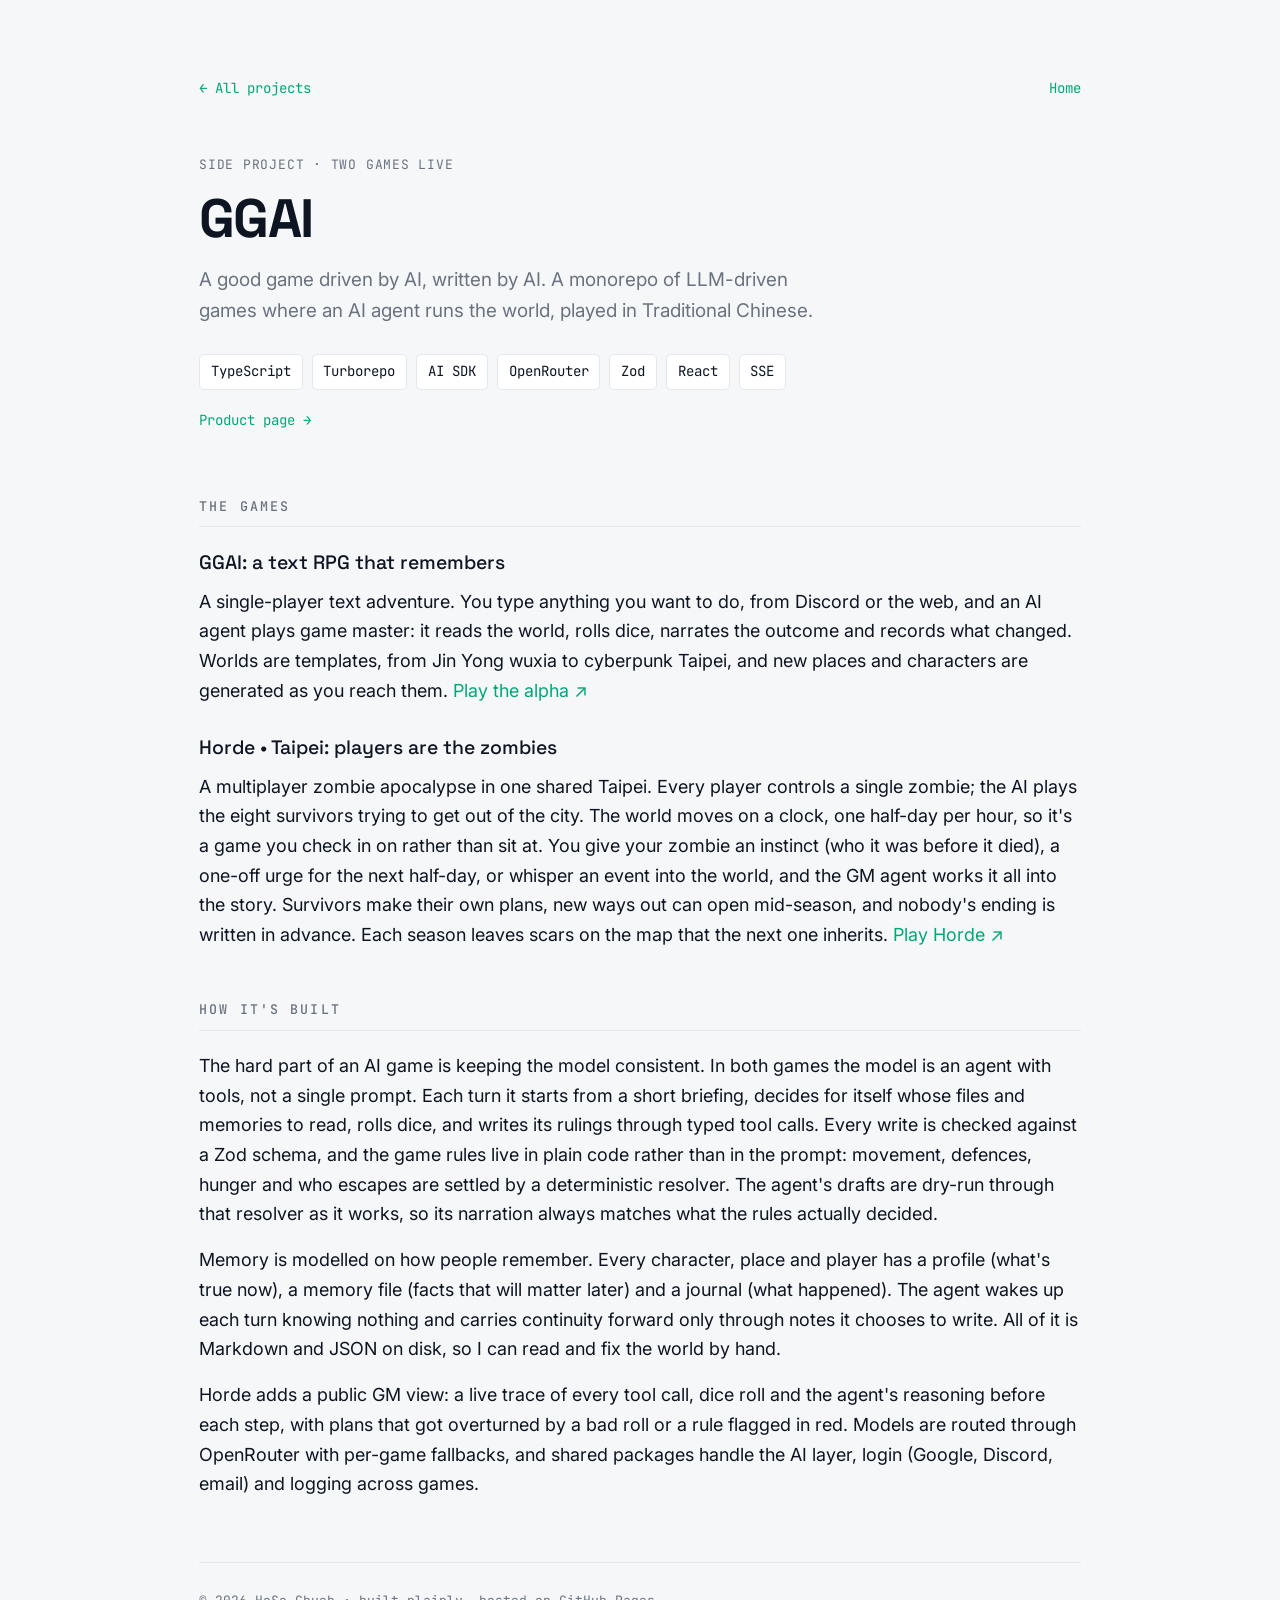
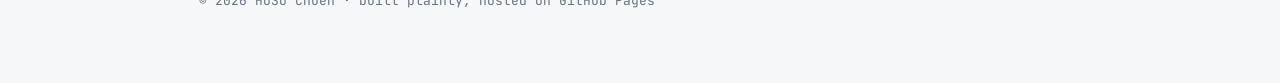
<file: projects/ggai.html>
<!DOCTYPE html>
<html lang="en">
<head>
  <meta charset="UTF-8" />
  <meta name="viewport" content="width=device-width, initial-scale=1.0" />
  <title>GGAI — HoSo Chueh</title>
  <meta name="description" content="GGAI — an AI-native game monorepo: an LLM-driven text RPG and Horde • Taipei, a multiplayer zombie game run by an AI game master." />

  <link rel="preconnect" href="https://fonts.googleapis.com" />
  <link rel="preconnect" href="https://fonts.gstatic.com" crossorigin />
  <link href="https://fonts.googleapis.com/css2?family=Space+Grotesk:wght@400;500;700&family=JetBrains+Mono:wght@400;500&family=Inter:wght@400;500&display=swap" rel="stylesheet" />

  <link rel="stylesheet" href="/styles.css" />
  <link rel="icon" href="data:image/svg+xml,<svg xmlns='http://www.w3.org/2000/svg' viewBox='0 0 100 100'><polyline points='10,80 35,60 55,68 75,30 90,18' fill='none' stroke='%2300a878' stroke-width='10' stroke-linecap='round' stroke-linejoin='round'/></svg>" />
</head>
<body>
  <main>
    <nav class="crumbs">
      <a href="/projects/">← All projects</a>
      <a href="/">Home</a>
    </nav>

    <header class="hero proj-hero">
      <p class="eyebrow">Side project · two games live</p>
      <h1>GGAI</h1>
      <p class="tagline">A good game driven by AI, written by AI. A monorepo
        of LLM-driven games where an AI agent runs the world, played in
        Traditional Chinese.</p>
      <ul class="skills">
        <li>TypeScript</li><li>Turborepo</li><li>AI SDK</li><li>OpenRouter</li>
        <li>Zod</li><li>React</li><li>SSE</li>
      </ul>
      <p class="more"><a href="/ggai/">Product page →</a></p>
    </header>

    <section class="prose">
      <h2>The games</h2>
      <h3>GGAI: a text RPG that remembers</h3>
      <p>
        A single-player text adventure. You type anything you want to do, from
        Discord or the web, and an AI agent plays game master: it reads the
        world, rolls dice, narrates the outcome and records what changed.
        Worlds are templates, from Jin Yong wuxia to cyberpunk Taipei, and new
        places and characters are generated as you reach them.
        <a href="https://alpha.itshoso.com/">Play the alpha ↗</a>
      </p>
      <h3>Horde • Taipei: players are the zombies</h3>
      <p>
        A multiplayer zombie apocalypse in one shared Taipei. Every player
        controls a single zombie; the AI plays the eight survivors trying to
        get out of the city. The world moves on a clock, one half-day per hour,
        so it's a game you check in on rather than sit at. You give your zombie
        an instinct (who it was before it died), a one-off urge for the next
        half-day, or whisper an event into the world, and the GM agent works
        it all into the story. Survivors make their own plans, new ways out
        can open mid-season, and nobody's ending is written in advance. Each
        season leaves scars on the map that the next one inherits.
        <a href="https://horde.itshoso.com/">Play Horde ↗</a>
      </p>
    </section>

    <section class="prose">
      <h2>How it's built</h2>
      <p>
        The hard part of an AI game is keeping the model consistent. In both
        games the model is an agent with tools, not a single prompt. Each turn
        it starts from a short briefing, decides for itself whose files and
        memories to read, rolls dice, and writes its rulings through typed tool
        calls. Every write is checked against a Zod schema, and the game rules
        live in plain code rather than in the prompt: movement, defences,
        hunger and who escapes are settled by a deterministic resolver. The
        agent's drafts are dry-run through that resolver as it works, so its
        narration always matches what the rules actually decided.
      </p>
      <p>
        Memory is modelled on how people remember. Every character, place and
        player has a profile (what's true now), a memory file (facts that will
        matter later) and a journal (what happened). The agent wakes up each
        turn knowing nothing and carries continuity forward only through notes
        it chooses to write. All of it is Markdown and JSON on disk, so I can
        read and fix the world by hand.
      </p>
      <p>
        Horde adds a public GM view: a live trace of every tool call, dice roll
        and the agent's reasoning before each step, with plans that got
        overturned by a bad roll or a rule flagged in red. Models are routed
        through OpenRouter with per-game fallbacks, and shared packages handle
        the AI layer, login (Google, Discord, email) and logging across games.
      </p>
    </section>

    <footer>
      <p>© <span id="year"></span> HoSo Chueh · built plainly, hosted on GitHub Pages</p>
    </footer>
  </main>

  <script src="/main.js"></script>
</body>
</html>
</file>
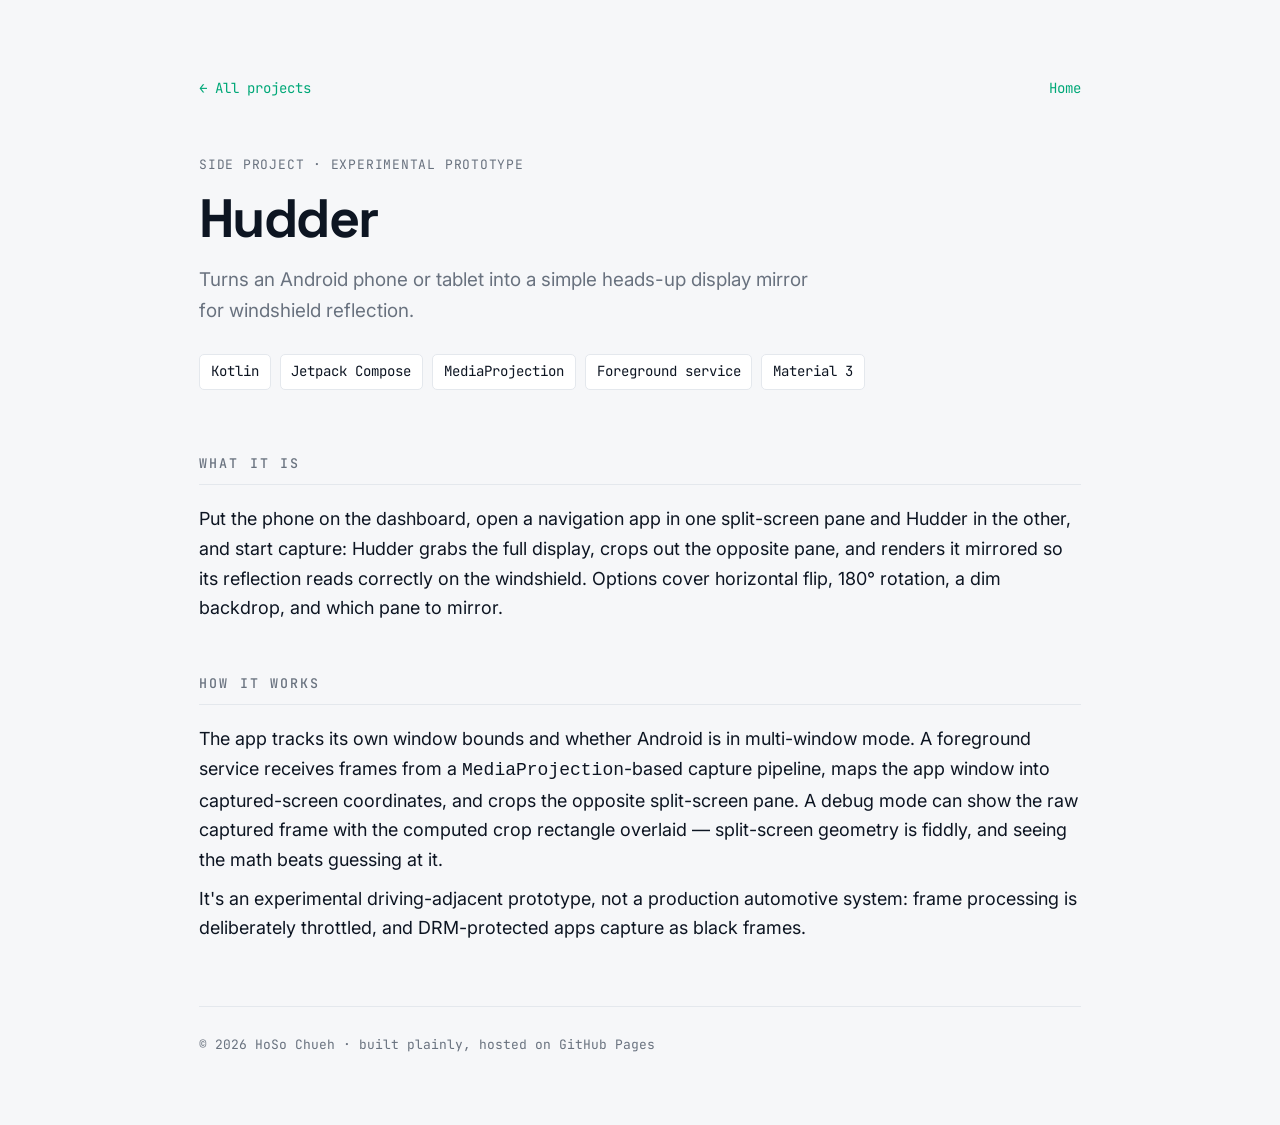
<file: projects/hudder.html>
<!DOCTYPE html>
<html lang="en">
<head>
  <meta charset="UTF-8" />
  <meta name="viewport" content="width=device-width, initial-scale=1.0" />
  <title>Hudder — HoSo Chueh</title>
  <meta name="description" content="Hudder — an Android prototype that turns a phone into a windshield heads-up display by mirroring a split-screen app." />

  <link rel="preconnect" href="https://fonts.googleapis.com" />
  <link rel="preconnect" href="https://fonts.gstatic.com" crossorigin />
  <link href="https://fonts.googleapis.com/css2?family=Space+Grotesk:wght@400;500;700&family=JetBrains+Mono:wght@400;500&family=Inter:wght@400;500&display=swap" rel="stylesheet" />

  <link rel="stylesheet" href="/styles.css" />
  <link rel="icon" href="data:image/svg+xml,<svg xmlns='http://www.w3.org/2000/svg' viewBox='0 0 100 100'><polyline points='10,80 35,60 55,68 75,30 90,18' fill='none' stroke='%2300a878' stroke-width='10' stroke-linecap='round' stroke-linejoin='round'/></svg>" />
</head>
<body>
  <main>
    <nav class="crumbs">
      <a href="/projects/">← All projects</a>
      <a href="/">Home</a>
    </nav>

    <header class="hero proj-hero">
      <p class="eyebrow">Side project · experimental prototype</p>
      <h1>Hudder</h1>
      <p class="tagline">Turns an Android phone or tablet into a simple
        heads-up display mirror for windshield reflection.</p>
      <ul class="skills">
        <li>Kotlin</li><li>Jetpack Compose</li><li>MediaProjection</li>
        <li>Foreground service</li><li>Material 3</li>
      </ul>
    </header>

    <section>
      <h2>What it is</h2>
      <p>
        Put the phone on the dashboard, open a navigation app in one split-screen
        pane and Hudder in the other, and start capture: Hudder grabs the full
        display, crops out the opposite pane, and renders it mirrored so its
        reflection reads correctly on the windshield. Options cover horizontal
        flip, 180° rotation, a dim backdrop, and which pane to mirror.
      </p>
    </section>

    <section>
      <h2>How it works</h2>
      <p>
        The app tracks its own window bounds and whether Android is in multi-window
        mode. A foreground service receives frames from a
        <code>MediaProjection</code>-based capture pipeline, maps the app window
        into captured-screen coordinates, and crops the opposite split-screen pane.
        A debug mode can show the raw captured frame with the computed crop
        rectangle overlaid — split-screen geometry is fiddly, and seeing the math
        beats guessing at it.
      </p>
      <p>
        It's an experimental driving-adjacent prototype, not a production
        automotive system: frame processing is deliberately throttled, and
        DRM-protected apps capture as black frames.
      </p>
    </section>

    <footer>
      <p>© <span id="year"></span> HoSo Chueh · built plainly, hosted on GitHub Pages</p>
    </footer>
  </main>

  <script src="/main.js"></script>
</body>
</html>
</file>
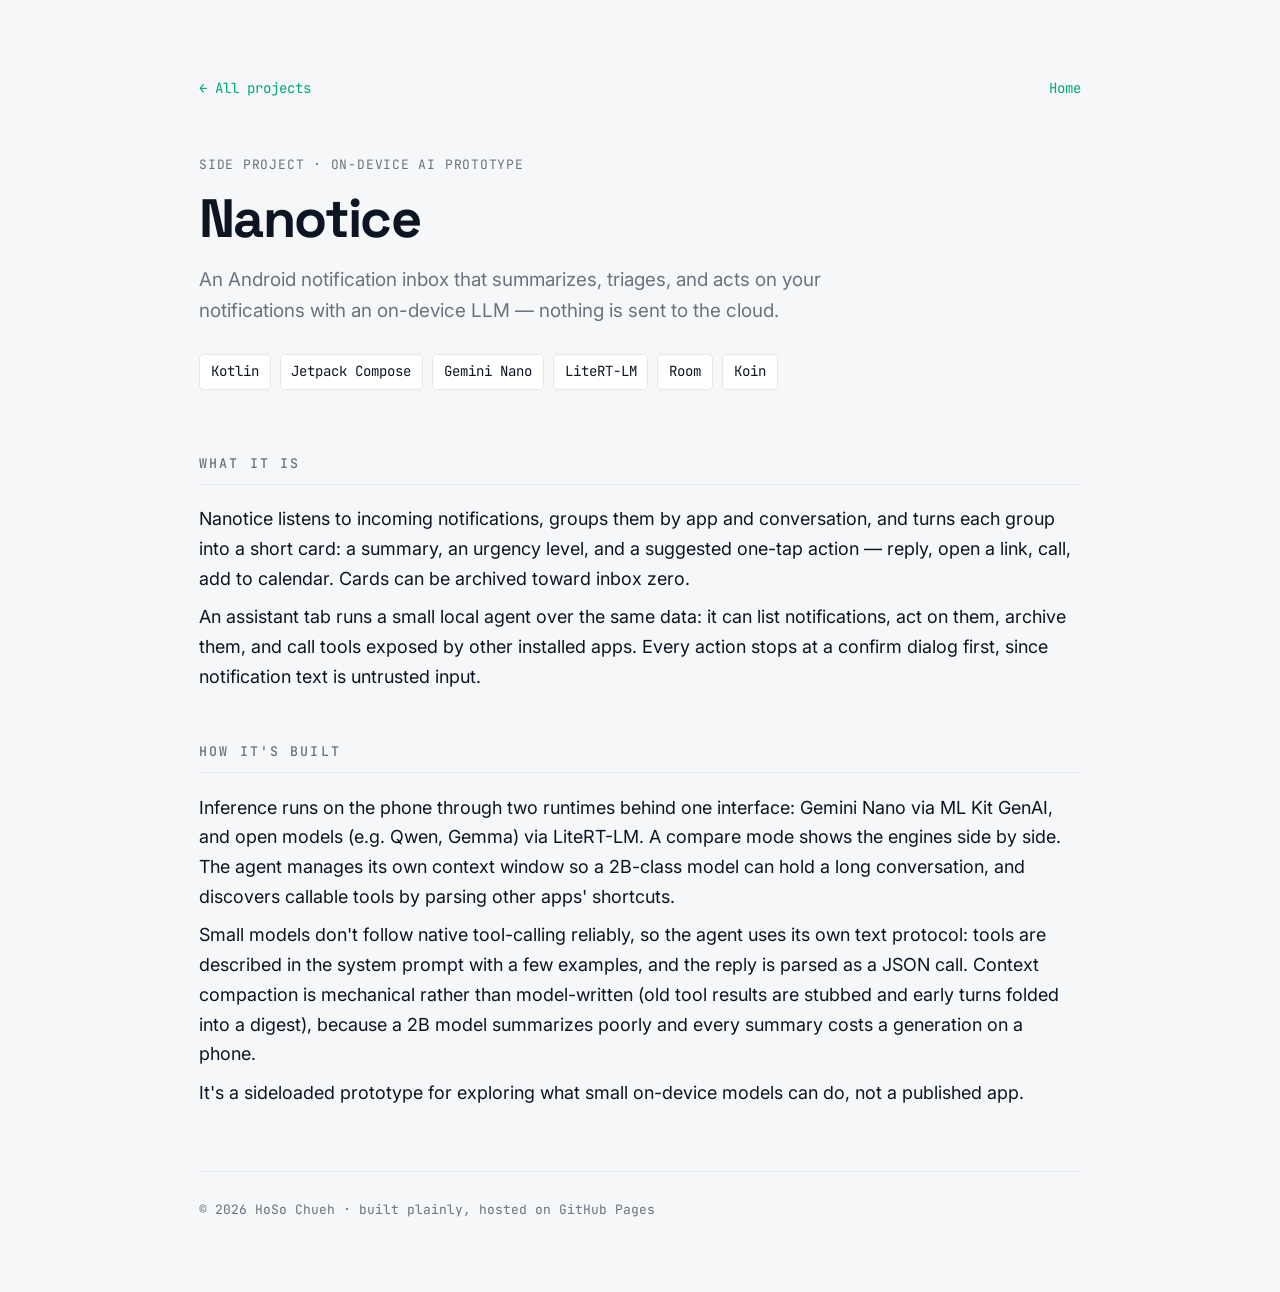
<file: projects/nanotice.html>
<!DOCTYPE html>
<html lang="en">
<head>
  <meta charset="UTF-8" />
  <meta name="viewport" content="width=device-width, initial-scale=1.0" />
  <title>Nanotice — HoSo Chueh</title>
  <meta name="description" content="Nanotice — an Android prototype that summarizes notifications on-device with Gemini Nano or open models, and runs a local agent over them." />

  <link rel="preconnect" href="https://fonts.googleapis.com" />
  <link rel="preconnect" href="https://fonts.gstatic.com" crossorigin />
  <link href="https://fonts.googleapis.com/css2?family=Space+Grotesk:wght@400;500;700&family=JetBrains+Mono:wght@400;500&family=Inter:wght@400;500&display=swap" rel="stylesheet" />

  <link rel="stylesheet" href="/styles.css" />
  <link rel="icon" href="data:image/svg+xml,<svg xmlns='http://www.w3.org/2000/svg' viewBox='0 0 100 100'><polyline points='10,80 35,60 55,68 75,30 90,18' fill='none' stroke='%2300a878' stroke-width='10' stroke-linecap='round' stroke-linejoin='round'/></svg>" />
</head>
<body>
  <main>
    <nav class="crumbs">
      <a href="/projects/">← All projects</a>
      <a href="/">Home</a>
    </nav>

    <header class="hero proj-hero">
      <p class="eyebrow">Side project · on-device AI prototype</p>
      <h1>Nanotice</h1>
      <p class="tagline">An Android notification inbox that summarizes, triages,
        and acts on your notifications with an on-device LLM — nothing is sent
        to the cloud.</p>
      <ul class="skills">
        <li>Kotlin</li><li>Jetpack Compose</li><li>Gemini Nano</li>
        <li>LiteRT-LM</li><li>Room</li><li>Koin</li>
      </ul>
    </header>

    <section>
      <h2>What it is</h2>
      <p>
        Nanotice listens to incoming notifications, groups them by app and
        conversation, and turns each group into a short card: a summary, an
        urgency level, and a suggested one-tap action — reply, open a link,
        call, add to calendar. Cards can be archived toward inbox zero.
      </p>
      <p>
        An assistant tab runs a small local agent over the same data: it can
        list notifications, act on them, archive them, and call tools exposed by
        other installed apps. Every action stops at a confirm dialog first,
        since notification text is untrusted input.
      </p>
    </section>

    <section>
      <h2>How it's built</h2>
      <p>
        Inference runs on the phone through two runtimes behind one interface:
        Gemini Nano via ML Kit GenAI, and open models (e.g. Qwen, Gemma) via
        LiteRT-LM. A compare mode shows the engines side by side. The agent
        manages its own context window so a 2B-class model can hold a long
        conversation, and discovers callable tools by parsing
        other apps' shortcuts.
      </p>
      <p>
        Small models don't follow native tool-calling reliably, so the agent
        uses its own text protocol: tools are described in the system prompt
        with a few examples, and the reply is parsed as a JSON call. Context
        compaction is mechanical rather than model-written (old tool results
        are stubbed and early turns folded into a digest), because a 2B model
        summarizes poorly and every summary costs a generation on a phone.
      </p>
      <p>
        It's a sideloaded prototype for exploring what small on-device models
        can do, not a published app.
      </p>
    </section>

    <footer>
      <p>© <span id="year"></span> HoSo Chueh · built plainly, hosted on GitHub Pages</p>
    </footer>
  </main>

  <script src="/main.js"></script>
</body>
</html>
</file>
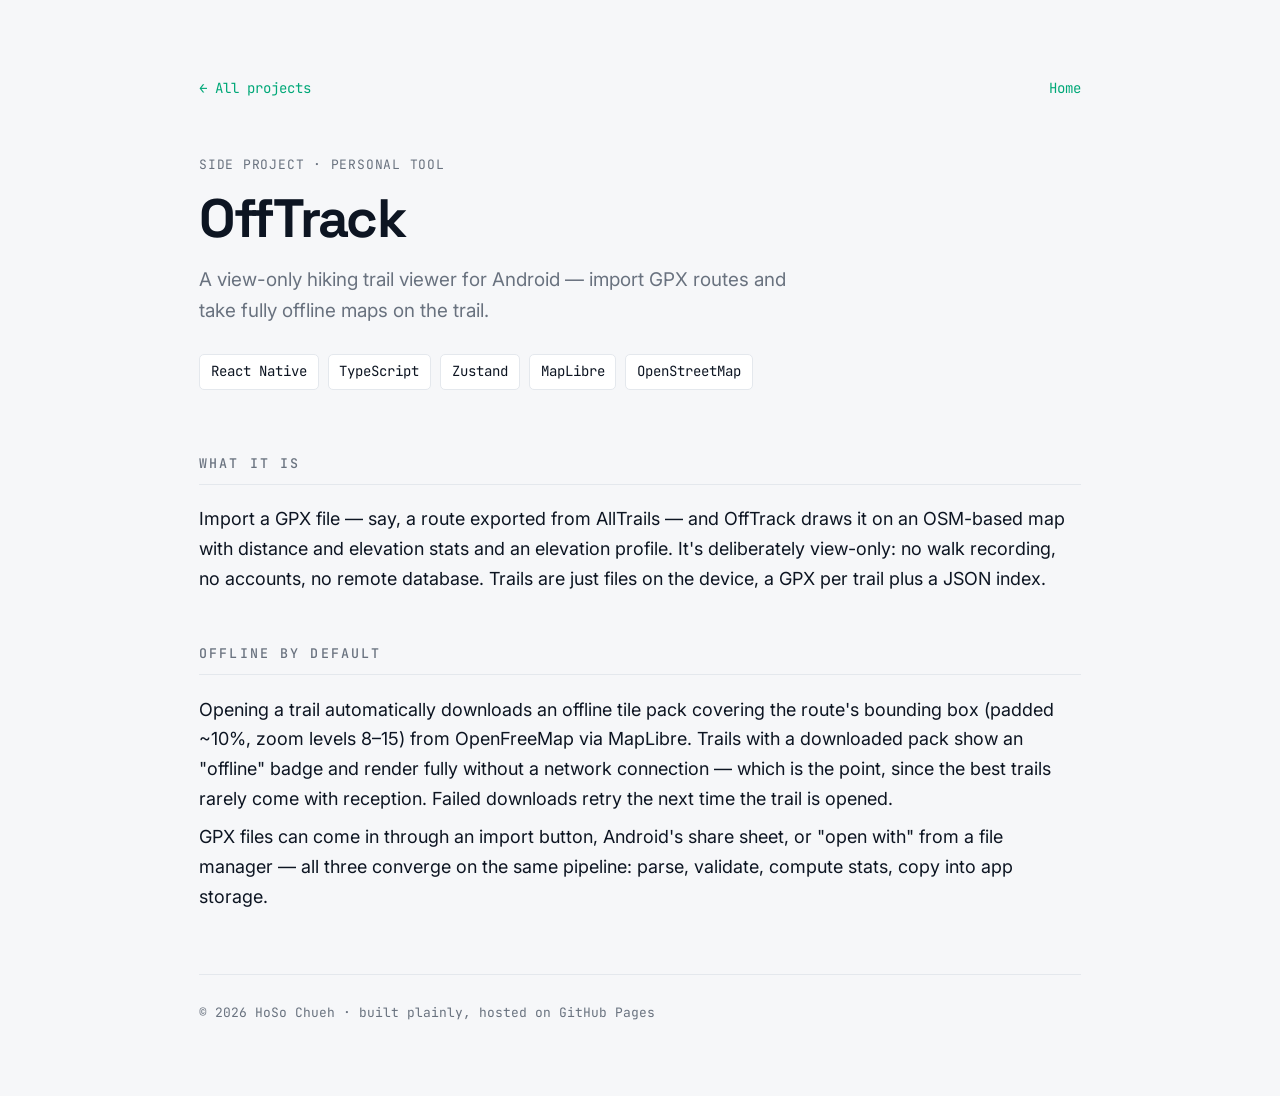
<file: projects/offtrack.html>
<!DOCTYPE html>
<html lang="en">
<head>
  <meta charset="UTF-8" />
  <meta name="viewport" content="width=device-width, initial-scale=1.0" />
  <title>OffTrack — HoSo Chueh</title>
  <meta name="description" content="OffTrack — a view-only hiking trail viewer for Android with GPX import and automatic offline maps." />

  <link rel="preconnect" href="https://fonts.googleapis.com" />
  <link rel="preconnect" href="https://fonts.gstatic.com" crossorigin />
  <link href="https://fonts.googleapis.com/css2?family=Space+Grotesk:wght@400;500;700&family=JetBrains+Mono:wght@400;500&family=Inter:wght@400;500&display=swap" rel="stylesheet" />

  <link rel="stylesheet" href="/styles.css" />
  <link rel="icon" href="data:image/svg+xml,<svg xmlns='http://www.w3.org/2000/svg' viewBox='0 0 100 100'><polyline points='10,80 35,60 55,68 75,30 90,18' fill='none' stroke='%2300a878' stroke-width='10' stroke-linecap='round' stroke-linejoin='round'/></svg>" />
</head>
<body>
  <main>
    <nav class="crumbs">
      <a href="/projects/">← All projects</a>
      <a href="/">Home</a>
    </nav>

    <header class="hero proj-hero">
      <p class="eyebrow">Side project · personal tool</p>
      <h1>OffTrack</h1>
      <p class="tagline">A view-only hiking trail viewer for Android —
        import GPX routes and take fully offline maps on the trail.</p>
      <ul class="skills">
        <li>React Native</li><li>TypeScript</li><li>Zustand</li>
        <li>MapLibre</li><li>OpenStreetMap</li>
      </ul>
    </header>

    <section>
      <h2>What it is</h2>
      <p>
        Import a GPX file — say, a route exported from AllTrails — and OffTrack
        draws it on an OSM-based map with distance and elevation stats and an
        elevation profile. It's deliberately view-only: no walk recording, no
        accounts, no remote database. Trails are just files on the device, a GPX
        per trail plus a JSON index.
      </p>
    </section>

    <section>
      <h2>Offline by default</h2>
      <p>
        Opening a trail automatically downloads an offline tile pack covering the
        route's bounding box (padded ~10%, zoom levels 8–15) from OpenFreeMap via
        MapLibre. Trails with a downloaded pack show an "offline" badge and render
        fully without a network connection — which is the point, since the best
        trails rarely come with reception. Failed downloads retry the next time
        the trail is opened.
      </p>
      <p>
        GPX files can come in through an import button, Android's share sheet, or
        "open with" from a file manager — all three converge on the same pipeline:
        parse, validate, compute stats, copy into app storage.
      </p>
    </section>

    <footer>
      <p>© <span id="year"></span> HoSo Chueh · built plainly, hosted on GitHub Pages</p>
    </footer>
  </main>

  <script src="/main.js"></script>
</body>
</html>
</file>
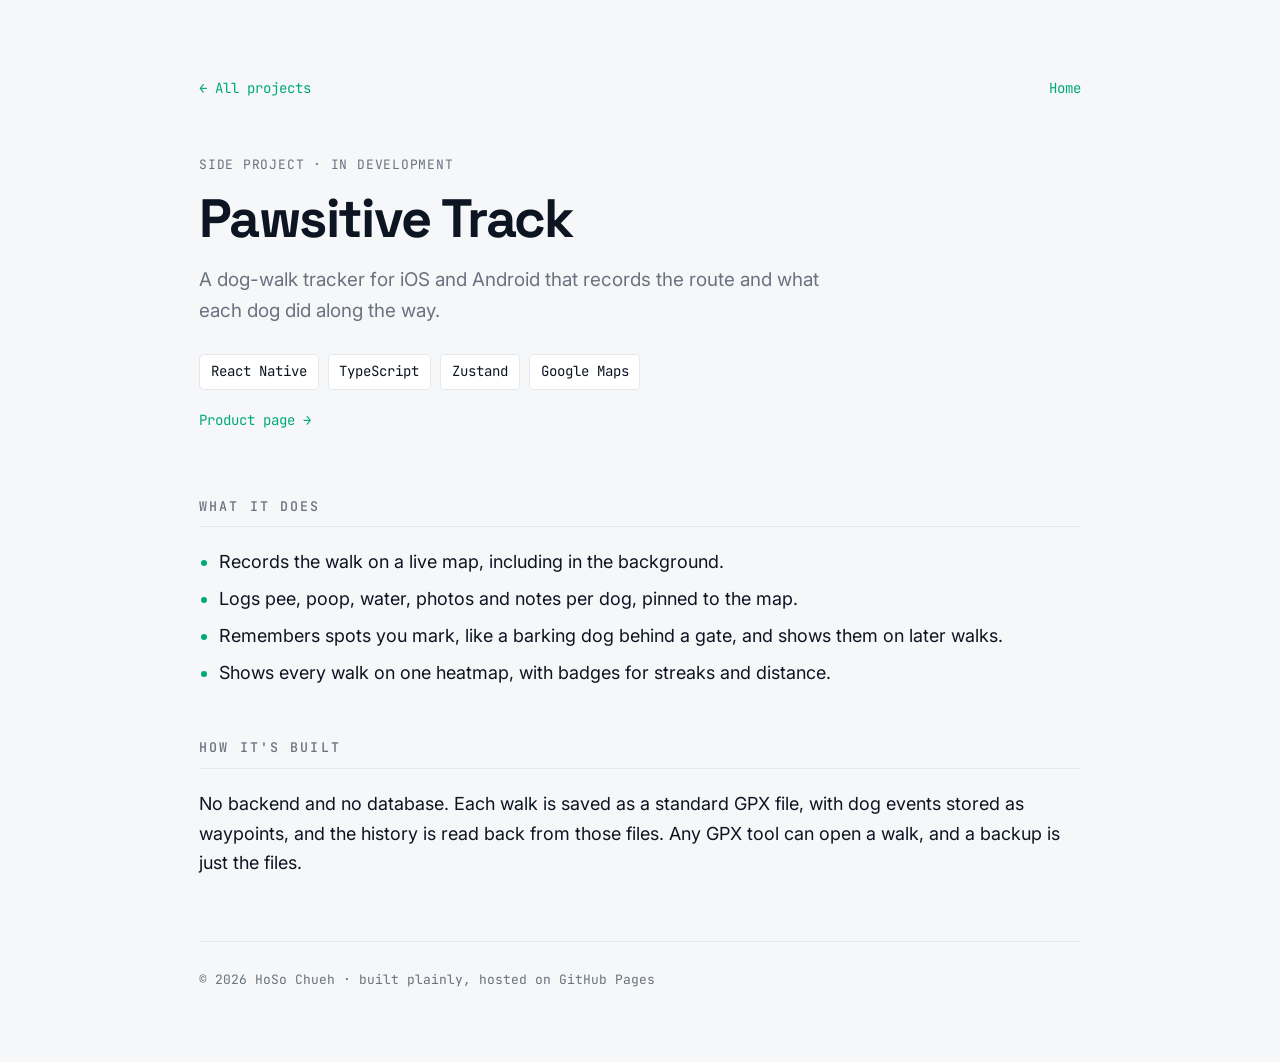
<file: projects/pawsitive-track.html>
<!DOCTYPE html>
<html lang="en">
<head>
  <meta charset="UTF-8" />
  <meta name="viewport" content="width=device-width, initial-scale=1.0" />
  <title>Pawsitive Track — HoSo Chueh</title>
  <meta name="description" content="Pawsitive Track — a React Native app for tracking dog walks: GPS routes, per-dog event logging, and remembered spots." />

  <link rel="preconnect" href="https://fonts.googleapis.com" />
  <link rel="preconnect" href="https://fonts.gstatic.com" crossorigin />
  <link href="https://fonts.googleapis.com/css2?family=Space+Grotesk:wght@400;500;700&family=JetBrains+Mono:wght@400;500&family=Inter:wght@400;500&display=swap" rel="stylesheet" />

  <link rel="stylesheet" href="/styles.css" />
  <link rel="icon" href="data:image/svg+xml,<svg xmlns='http://www.w3.org/2000/svg' viewBox='0 0 100 100'><polyline points='10,80 35,60 55,68 75,30 90,18' fill='none' stroke='%2300a878' stroke-width='10' stroke-linecap='round' stroke-linejoin='round'/></svg>" />
</head>
<body>
  <main>
    <nav class="crumbs">
      <a href="/projects/">← All projects</a>
      <a href="/">Home</a>
    </nav>

    <header class="hero proj-hero">
      <p class="eyebrow">Side project · in development</p>
      <h1>Pawsitive Track</h1>
      <p class="tagline">A dog-walk tracker for iOS and Android that records
        the route and what each dog did along the way.</p>
      <ul class="skills">
        <li>React Native</li><li>TypeScript</li><li>Zustand</li><li>Google Maps</li>
      </ul>
      <p class="more"><a href="/pawsitive-track/">Product page →</a></p>
    </header>

    <section class="prose">
      <h2>What it does</h2>
      <ul class="plain">
        <li>Records the walk on a live map, including in the background.</li>
        <li>Logs pee, poop, water, photos and notes per dog, pinned to the map.</li>
        <li>Remembers spots you mark, like a barking dog behind a gate, and shows them on later walks.</li>
        <li>Shows every walk on one heatmap, with badges for streaks and distance.</li>
      </ul>
    </section>

    <section class="prose">
      <h2>How it's built</h2>
      <p>
        No backend and no database. Each walk is saved as a standard GPX file,
        with dog events stored as waypoints, and the history is read back from
        those files. Any GPX tool can open a walk, and a backup is just the
        files.
      </p>
    </section>

    <footer>
      <p>© <span id="year"></span> HoSo Chueh · built plainly, hosted on GitHub Pages</p>
    </footer>
  </main>

  <script src="/main.js"></script>
</body>
</html>
</file>
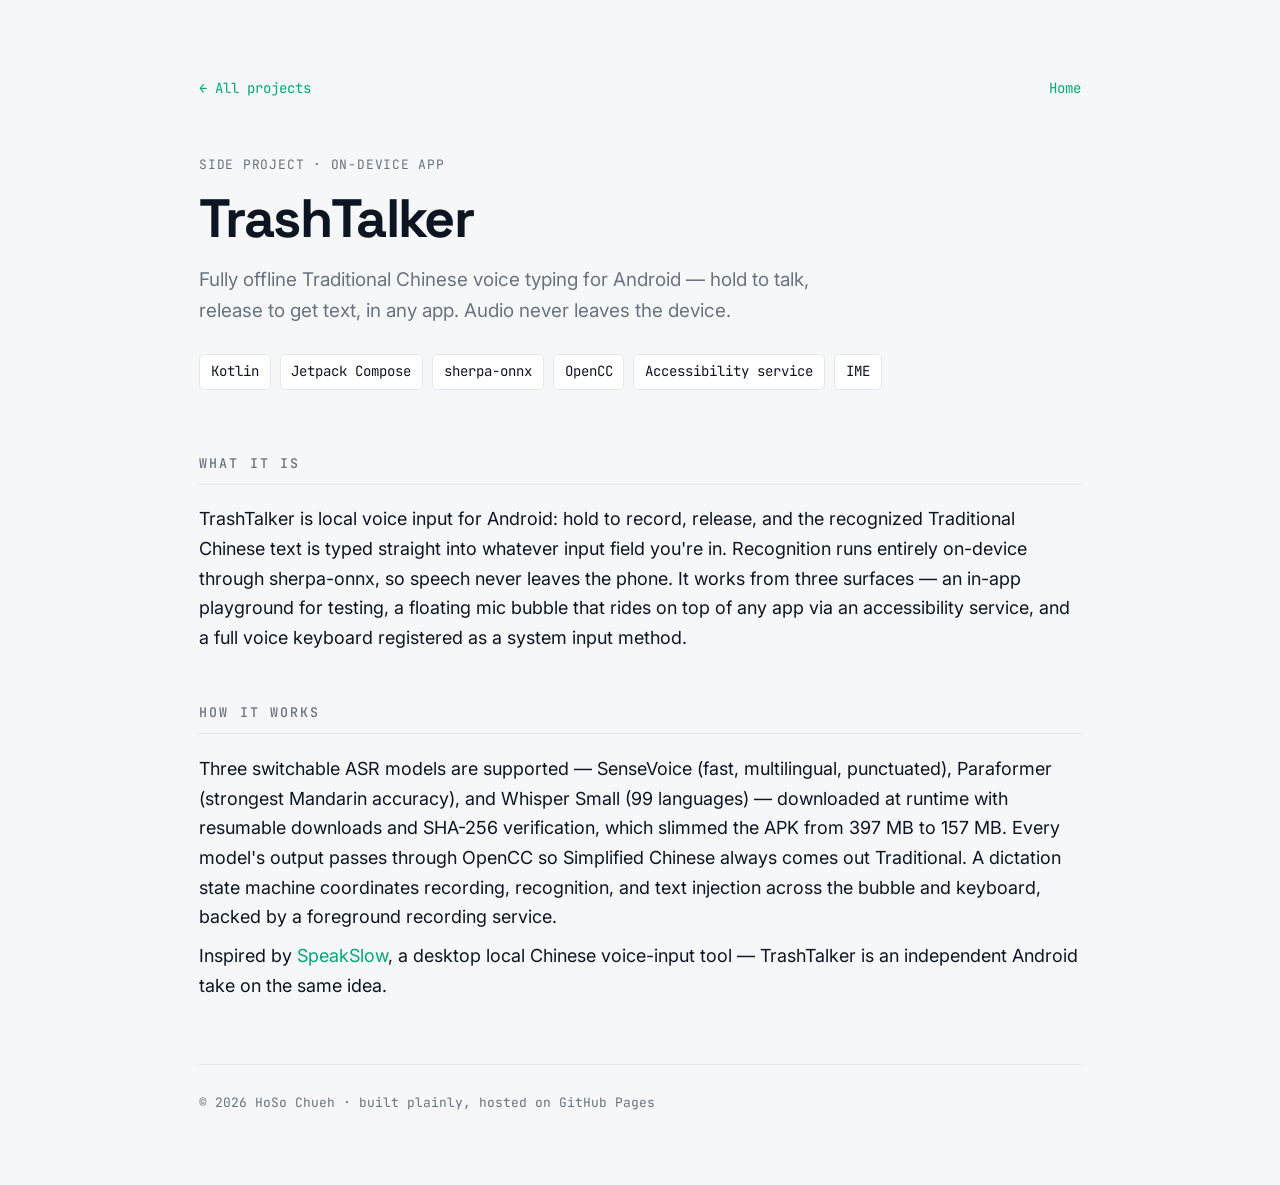
<file: projects/trashtalker.html>
<!DOCTYPE html>
<html lang="en">
<head>
  <meta charset="UTF-8" />
  <meta name="viewport" content="width=device-width, initial-scale=1.0" />
  <title>TrashTalker — HoSo Chueh</title>
  <meta name="description" content="TrashTalker — fully offline Traditional Chinese voice typing for Android: hold to talk, release to get text in any app." />

  <link rel="preconnect" href="https://fonts.googleapis.com" />
  <link rel="preconnect" href="https://fonts.gstatic.com" crossorigin />
  <link href="https://fonts.googleapis.com/css2?family=Space+Grotesk:wght@400;500;700&family=JetBrains+Mono:wght@400;500&family=Inter:wght@400;500&display=swap" rel="stylesheet" />

  <link rel="stylesheet" href="/styles.css" />
  <link rel="icon" href="data:image/svg+xml,<svg xmlns='http://www.w3.org/2000/svg' viewBox='0 0 100 100'><polyline points='10,80 35,60 55,68 75,30 90,18' fill='none' stroke='%2300a878' stroke-width='10' stroke-linecap='round' stroke-linejoin='round'/></svg>" />
</head>
<body>
  <main>
    <nav class="crumbs">
      <a href="/projects/">← All projects</a>
      <a href="/">Home</a>
    </nav>

    <header class="hero proj-hero">
      <p class="eyebrow">Side project · on-device app</p>
      <h1>TrashTalker</h1>
      <p class="tagline">Fully offline Traditional Chinese voice typing for
        Android — hold to talk, release to get text, in any app. Audio never
        leaves the device.</p>
      <ul class="skills">
        <li>Kotlin</li><li>Jetpack Compose</li><li>sherpa-onnx</li>
        <li>OpenCC</li><li>Accessibility service</li><li>IME</li>
      </ul>
    </header>

    <section>
      <h2>What it is</h2>
      <p>
        TrashTalker is local voice input for Android: hold to record, release, and
        the recognized Traditional Chinese text is typed straight into whatever
        input field you're in. Recognition runs entirely on-device through
        sherpa-onnx, so speech never leaves the phone. It works from three
        surfaces — an in-app playground for testing, a floating mic bubble that
        rides on top of any app via an accessibility service, and a full voice
        keyboard registered as a system input method.
      </p>
    </section>

    <section>
      <h2>How it works</h2>
      <p>
        Three switchable ASR models are supported — SenseVoice (fast, multilingual,
        punctuated), Paraformer (strongest Mandarin accuracy), and Whisper Small
        (99 languages) — downloaded at runtime with resumable downloads and SHA-256
        verification, which slimmed the APK from 397 MB to 157 MB. Every model's
        output passes through OpenCC so Simplified Chinese always comes out
        Traditional. A dictation state machine coordinates recording, recognition,
        and text injection across the bubble and keyboard, backed by a foreground
        recording service.
      </p>
      <p>
        Inspired by <a href="https://github.com/Jeffrey0117/SpeakSlow">SpeakSlow</a>,
        a desktop local Chinese voice-input tool — TrashTalker is an independent
        Android take on the same idea.
      </p>
    </section>

    <footer>
      <p>© <span id="year"></span> HoSo Chueh · built plainly, hosted on GitHub Pages</p>
    </footer>
  </main>

  <script src="/main.js"></script>
</body>
</html>
</file>
<file: styles.css>
:root {
  --paper:   #f6f7f9;
  --panel:   #ffffff;
  --ink:     #0d1522;
  --muted:   #69727f;
  --rule:    #e4e8ed;
  --signal:  #00a878;
  --signal-soft: rgba(0, 168, 120, 0.12);
  --mark:    #e2a03f;
  --maxw:    52rem;

  --display: "Space Grotesk", ui-sans-serif, system-ui, sans-serif;
  --body:    "Inter", ui-sans-serif, system-ui, sans-serif;
  --mono:    "JetBrains Mono", ui-monospace, "SFMono-Regular", monospace;
}

@media (prefers-color-scheme: dark) {
  :root {
    --paper:  #0b111b;
    --panel:  #121a26;
    --ink:    #eef1f5;
    --muted:  #8b95a3;
    --rule:   #20293a;
    --signal: #2dd4a0;
    --signal-soft: rgba(45, 212, 160, 0.14);
    --mark:   #f0b860;
  }
}

* { box-sizing: border-box; }

html { font-size: 18px; }

body {
  margin: 0;
  background: var(--paper);
  color: var(--ink);
  font-family: var(--body);
  line-height: 1.65;
  -webkit-font-smoothing: antialiased;
  text-rendering: optimizeLegibility;
}

main {
  max-width: var(--maxw);
  margin: 0 auto;
  padding: clamp(2.5rem, 6vw, 5rem) 1.5rem 4rem;
}

a {
  color: var(--signal);
  text-decoration: none;
  text-underline-offset: 3px;
}
a:hover { text-decoration: underline; }

:focus-visible {
  outline: 2px solid var(--signal);
  outline-offset: 3px;
  border-radius: 2px;
}

p { margin: 0 0 0.5rem; }

/* ---------- Hero ---------- */

.hero {
  margin-bottom: clamp(3rem, 7vw, 4.5rem);
}

.eyebrow {
  font-family: var(--mono);
  font-size: 0.72rem;
  letter-spacing: 0.06em;
  text-transform: uppercase;
  color: var(--muted);
  margin: 0 0 1rem;
}
.eyebrow .up { color: var(--signal); font-weight: 500; }

h1 {
  font-family: var(--display);
  font-weight: 700;
  font-size: clamp(2.6rem, 8vw, 4rem);
  line-height: 0.98;
  letter-spacing: -0.03em;
  margin: 0 0 1rem;
}

.tagline {
  font-size: 1.05rem;
  color: var(--muted);
  margin: 0 0 1.5rem;
  max-width: 32ch;
}

.links {
  list-style: none;
  display: flex;
  flex-wrap: wrap;
  gap: 1.25rem;
  padding: 0;
  margin: 0;
  font-family: var(--mono);
  font-size: 0.82rem;
}
.links a { color: var(--ink); }
.links a::before { content: "→ "; color: var(--signal); }
.links a:hover { color: var(--signal); }

/* ---------- Sections ---------- */

section { margin-bottom: 2.75rem; }

h2 {
  font-family: var(--mono);
  font-size: 0.74rem;
  font-weight: 500;
  text-transform: uppercase;
  letter-spacing: 0.16em;
  color: var(--muted);
  margin: 0 0 1.1rem;
  padding-bottom: 0.5rem;
  border-bottom: 1px solid var(--rule);
}

/* ---------- Experience timeline ---------- */

.timeline { list-style: none; padding: 0; margin: 0; }
.timeline > li {
  margin-bottom: 1.9rem;
  padding-left: 1.1rem;
  border-left: 2px solid var(--rule);
  position: relative;
}
.timeline > li::before {
  content: "";
  position: absolute;
  left: -5px;
  top: 0.55rem;
  width: 8px;
  height: 8px;
  border-radius: 50%;
  background: var(--paper);
  border: 2px solid var(--signal);
}

.org {
  display: flex;
  flex-wrap: wrap;
  justify-content: space-between;
  align-items: baseline;
  gap: 0.5rem;
  font-family: var(--display);
  font-weight: 500;
  font-size: 1.08rem;
  margin-bottom: 0.15rem;
}

.role {
  font-weight: 500;
  color: var(--ink);
  margin: 0 0 0.35rem;
}

.when {
  font-family: var(--mono);
  font-weight: 400;
  font-size: 0.74rem;
  color: var(--muted);
  white-space: nowrap;
  letter-spacing: 0.02em;
}

.roles {
  list-style: none;
  padding: 0;
  margin: 0.3rem 0 0.55rem;
}
.roles > li {
  display: flex;
  flex-wrap: wrap;
  justify-content: space-between;
  align-items: baseline;
  gap: 0.5rem;
}
.roles .role { font-weight: 400; color: var(--muted); margin: 0; }
.roles > li:first-child .role { color: var(--ink); font-weight: 500; }

.timeline p:last-child { margin: 0; color: var(--muted); }

/* ---------- Projects ---------- */

.projects { list-style: none; padding: 0; margin: 0; }
.projects > li {
  padding: 0.95rem 0;
  border-bottom: 1px solid var(--rule);
}
.projects > li:first-child { padding-top: 0; }
.projects > li:last-child { border-bottom: 0; }

.proj-name {
  font-family: var(--display);
  font-weight: 500;
  font-size: 1.05rem;
}
a.proj-name { color: var(--ink); }
a.proj-name:hover { color: var(--signal); }

.proj-tag {
  font-family: var(--mono);
  font-size: 0.68rem;
  color: var(--signal);
  margin-left: 0.7rem;
  letter-spacing: 0.02em;
}

.projects p { margin: 0.3rem 0 0; color: var(--muted); }

/* ---------- Skills ---------- */

.skills {
  list-style: none;
  display: flex;
  flex-wrap: wrap;
  gap: 0.5rem;
  padding: 0;
  margin: 0;
}
.skills li {
  font-family: var(--mono);
  font-size: 0.78rem;
  color: var(--ink);
  background: var(--panel);
  border: 1px solid var(--rule);
  border-radius: 5px;
  padding: 0.3rem 0.6rem;
}

/* ---------- Footer ---------- */

footer {
  margin-top: 3.5rem;
  padding-top: 1.5rem;
  border-top: 1px solid var(--rule);
}
footer p {
  font-family: var(--mono);
  font-size: 0.72rem;
  color: var(--muted);
  margin: 0;
}

/* ---------- Sub-pages ---------- */

.crumbs {
  display: flex;
  justify-content: space-between;
  gap: 1rem;
  font-family: var(--mono);
  font-size: 0.78rem;
  margin-bottom: clamp(2rem, 5vw, 3rem);
}

.proj-hero { margin-bottom: clamp(2.5rem, 6vw, 3.5rem); }
.proj-hero h1 { font-size: clamp(2.1rem, 6vw, 3rem); }
.proj-hero .tagline { max-width: 52ch; }
.proj-hero .skills { margin-top: 1.25rem; }

.more {
  font-family: var(--mono);
  font-size: 0.78rem;
  margin: 1.1rem 0 0;
}

/* ---------- Portfolio cards ---------- */

.card-grid {
  list-style: none;
  padding: 0;
  margin: 0;
  display: grid;
  grid-template-columns: repeat(auto-fill, minmax(15rem, 1fr));
  gap: 1rem;
}

.card {
  display: block;
  height: 100%;
  background: var(--panel);
  border: 1px solid var(--rule);
  border-radius: 8px;
  padding: 1.1rem 1.2rem;
  color: var(--ink);
  transition: border-color 0.15s ease;
}
.card:hover {
  border-color: var(--signal);
  text-decoration: none;
}
.card .proj-tag { display: block; margin: 0.15rem 0 0.4rem; }
.card p { margin: 0; color: var(--muted); font-size: 0.92rem; }
.card .ext {
  display: block;
  margin-top: 0.5rem;
  font-family: var(--mono);
  font-size: 0.68rem;
  color: var(--muted);
}

/* ---------- Project pages ---------- */

h3 {
  font-family: var(--display);
  font-weight: 500;
  font-size: 1.08rem;
  margin: 1.5rem 0 0.4rem;
}
section > h3:first-of-type { margin-top: 0; }

.prose p { margin-bottom: 0.9rem; }
.prose p:last-child { margin-bottom: 0; }

.plain { padding-left: 1.1rem; margin: 0; }
.plain li { margin-bottom: 0.4rem; }
.plain li::marker { color: var(--signal); }

/* ---------- Responsive ---------- */
</file>
